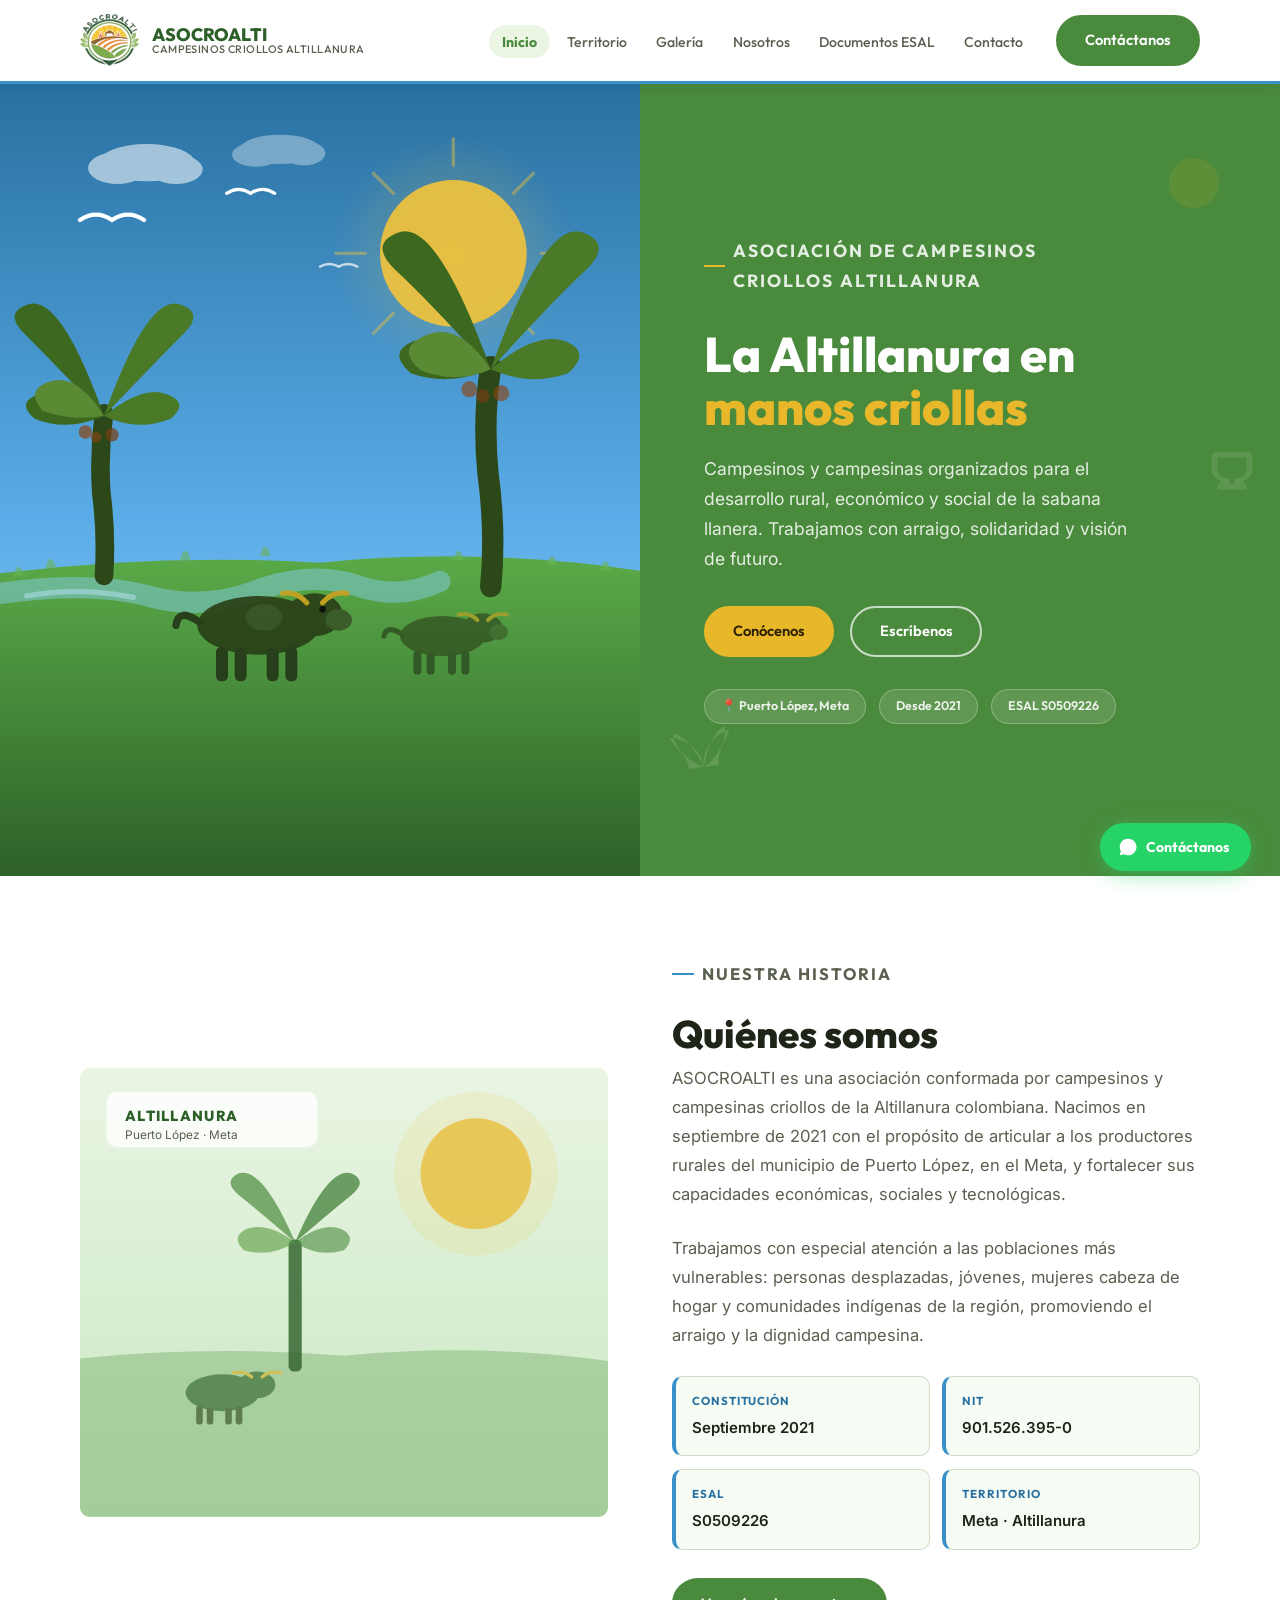
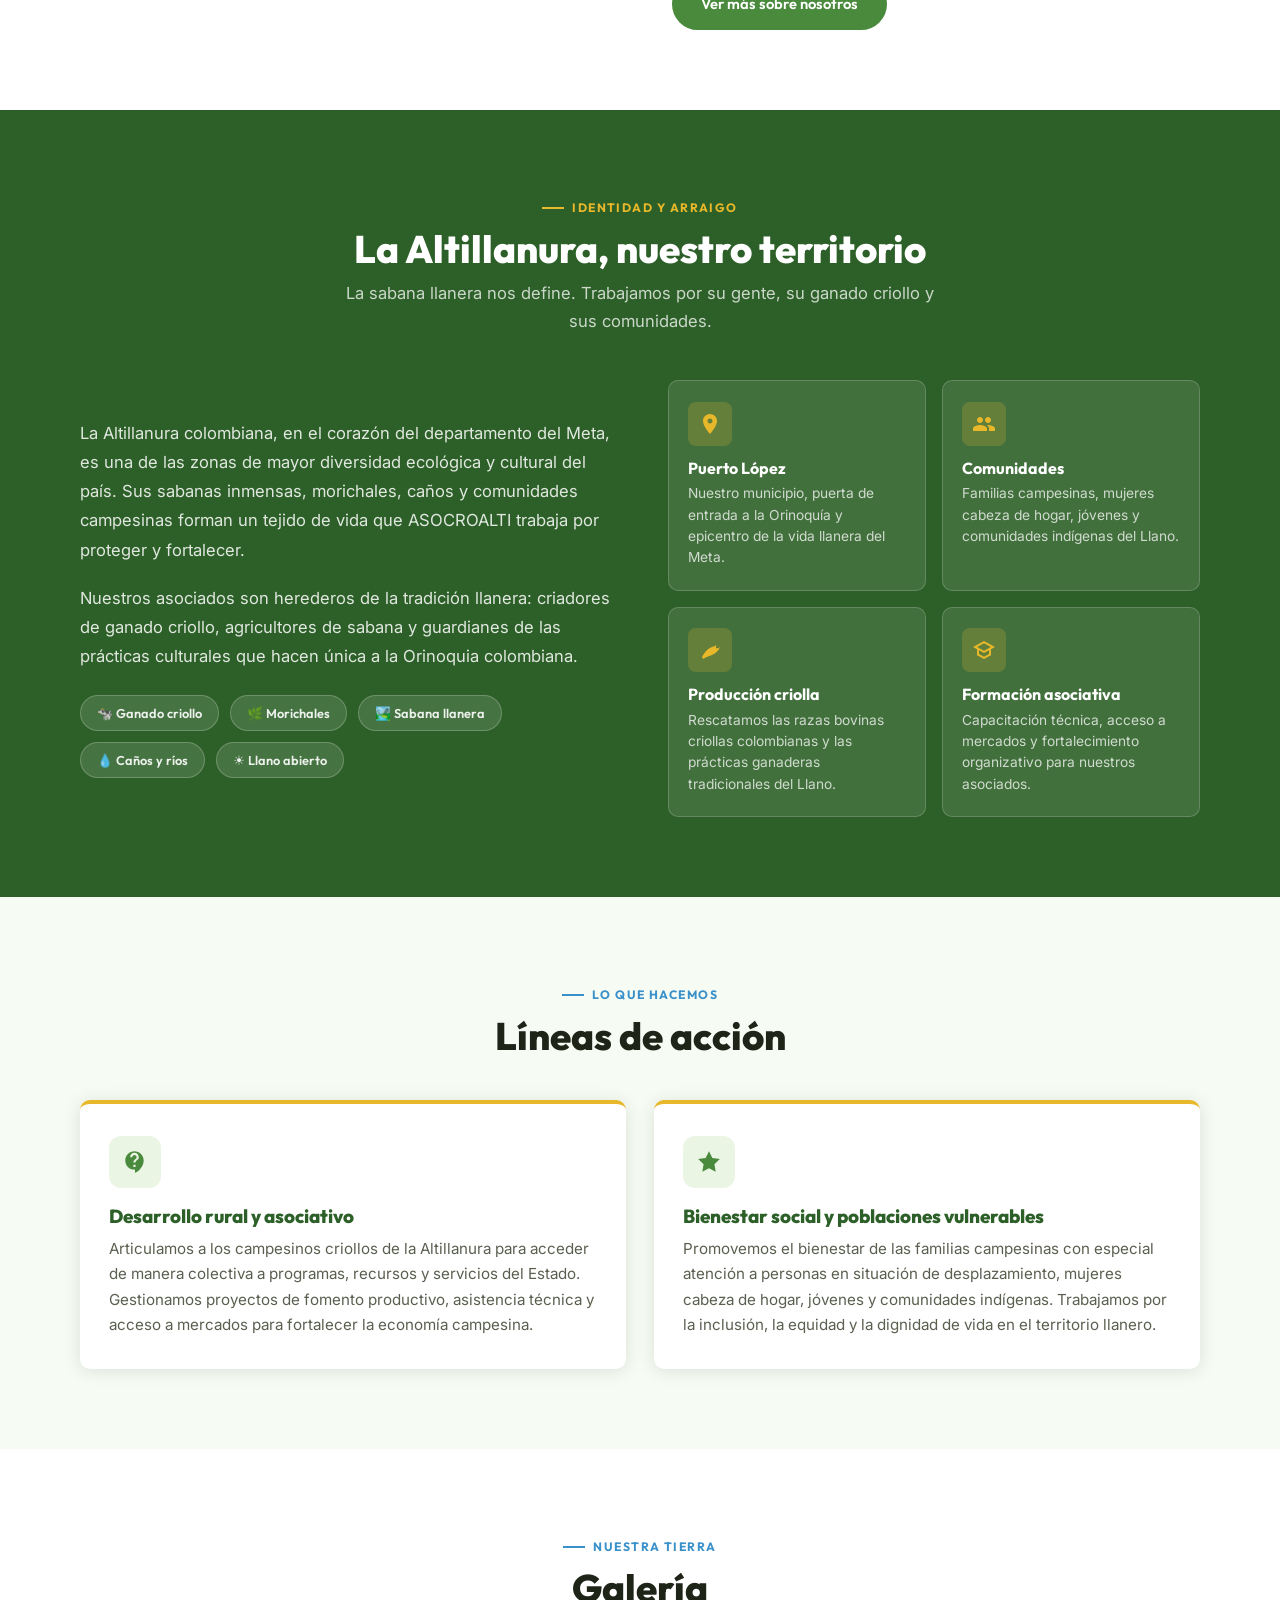
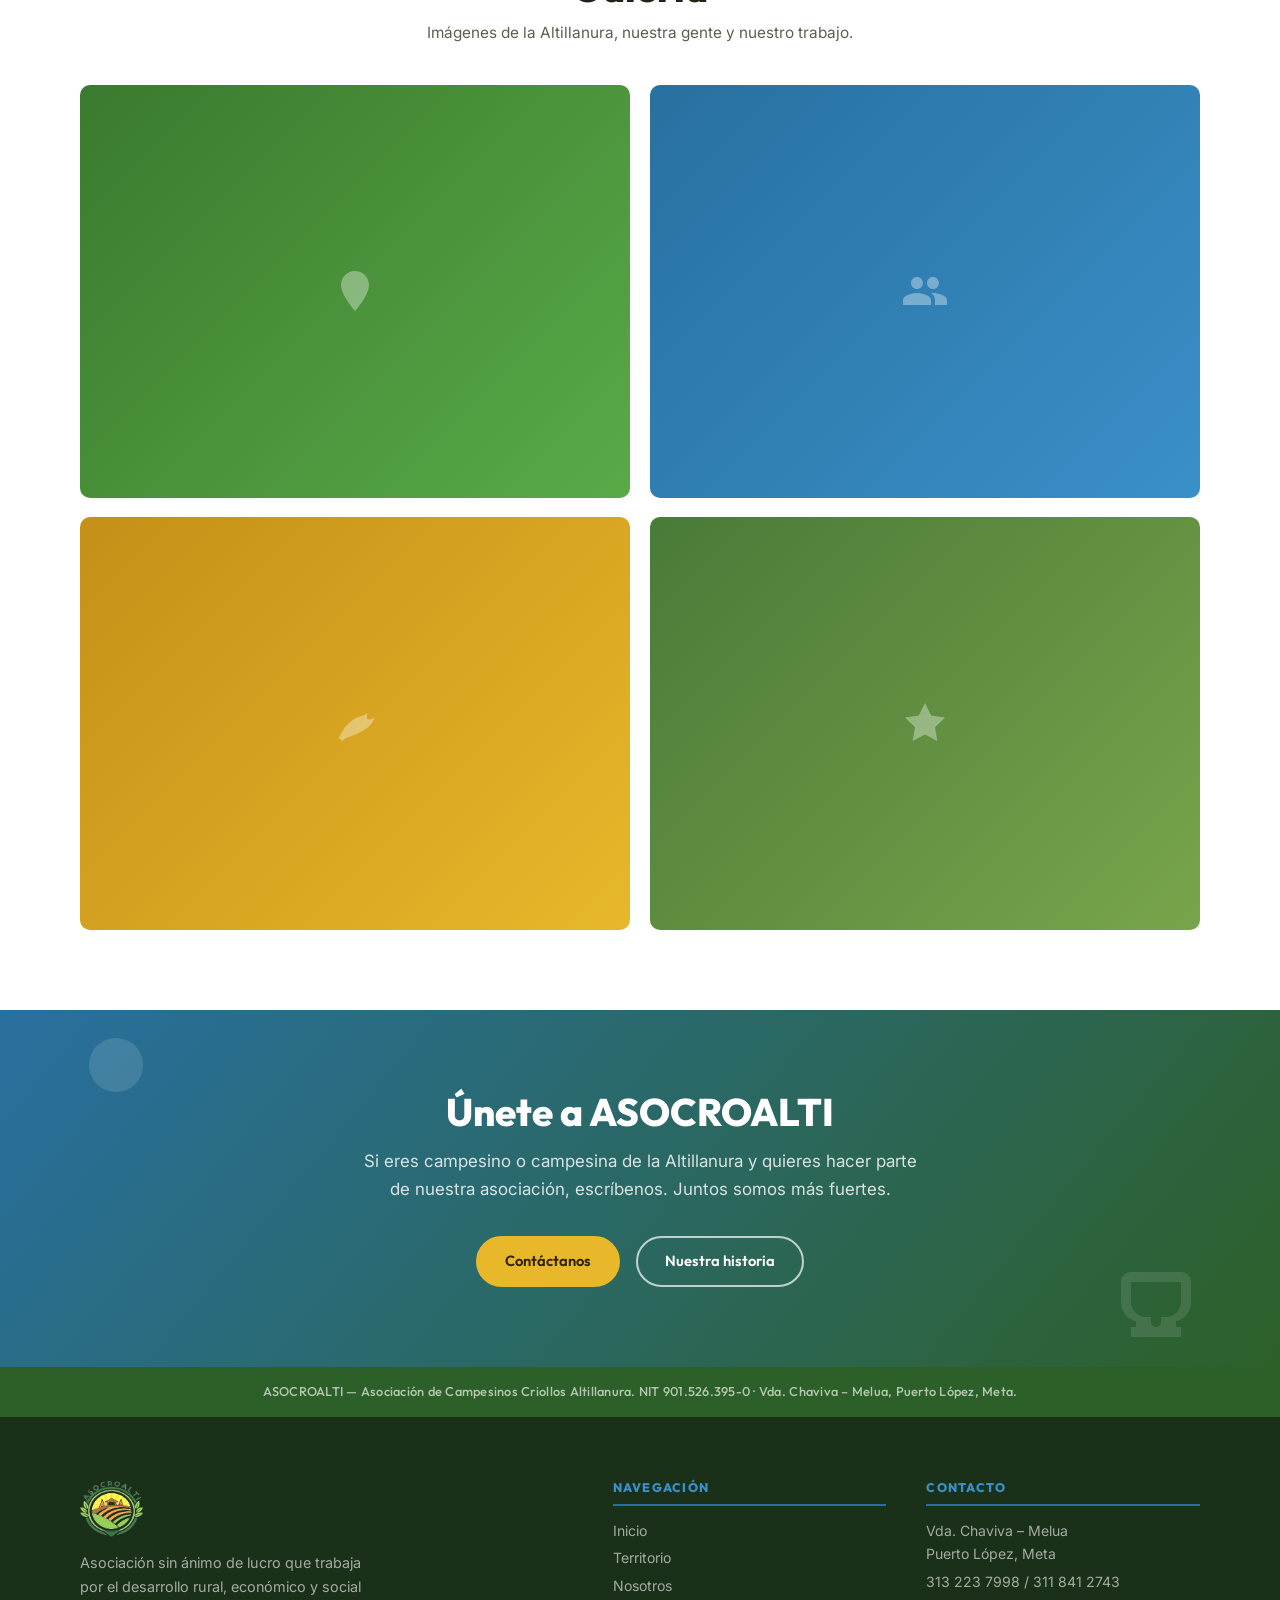
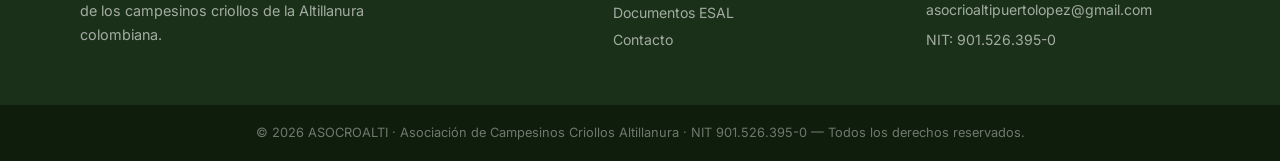
<file: index.html>
<!DOCTYPE html>
<html lang="es">
<head>
  <meta charset="UTF-8">
  <meta name="viewport" content="width=device-width, initial-scale=1">
  <title>ASOCROALTI — Campesinos Criollos de la Altillanura</title>
  <meta name="description" content="Asociación de Campesinos Criollos Altillanura — ASOCROALTI. Puerto López, Meta. NIT 901.526.395-0.">
  <link rel="preconnect" href="https://fonts.googleapis.com">
  <link rel="preconnect" href="https://fonts.gstatic.com" crossorigin>
  <link href="https://fonts.googleapis.com/css2?family=Outfit:wght@400;500;600;700;800&family=Inter:wght@400;500;600;700&display=swap" rel="stylesheet">
  <link rel="stylesheet" href="styles.css">
</head>
<body>

<header class="site-header">
  <div class="wrap topbar">
    <a class="logo" href="index.html" aria-label="ASOCROALTI inicio">
      <img src="assets/img/logo-asocroalti.png" alt="ASOCROALTI">
      <div class="logo-name">ASOCROALTI
        <span>Campesinos Criollos Altillanura</span>
      </div>
    </a>
    <ul class="nav" id="nav">
      <li class="active"><a href="index.html">Inicio</a></li>
      <li><a href="#territorio">Territorio</a></li>
      <li><a href="#galeria">Galería</a></li>
      <li><a href="nosotros.html">Nosotros</a></li>
      <li><a href="documentos.html">Documentos ESAL</a></li>
      <li><a href="contacto.html">Contacto</a></li>
    </ul>
    <div class="head-actions">
      <a class="btn btn-green" href="contacto.html">Contáctanos</a>
      <button class="burger" id="burger" aria-label="Abrir menú">
        <span></span><span></span><span></span>
      </button>
    </div>
  </div>
</header>

<!-- ═══════════════════════════════════════════
     HERO — Ilustración Altillanura IZQ + texto DER
     ═══════════════════════════════════════════ -->
<section class="hero" id="inicio">

  <!-- ILUSTRACIÓN SVG DE LA SABANA LLANERA -->
  <div class="hero-illustration" aria-hidden="true">
    <svg viewBox="0 0 480 600" xmlns="http://www.w3.org/2000/svg" preserveAspectRatio="xMidYMid slice">
      <defs>
        <linearGradient id="skyGrad" x1="0" y1="0" x2="0" y2="1">
          <stop offset="0%" stop-color="#2870a0"/>
          <stop offset="55%" stop-color="#5aace8"/>
          <stop offset="100%" stop-color="#a8d8f5"/>
        </linearGradient>
        <linearGradient id="groundGrad" x1="0" y1="0" x2="0" y2="1">
          <stop offset="0%" stop-color="#5aaa48"/>
          <stop offset="100%" stop-color="#2d6028"/>
        </linearGradient>
        <linearGradient id="sunGlow" cx="50%" cy="50%" r="50%" fx="50%" fy="50%">
          <stop offset="0%" stop-color="#f0c33c" stop-opacity=".35"/>
          <stop offset="100%" stop-color="#f0c33c" stop-opacity="0"/>
        </linearGradient>
        <radialGradient id="sunGlowRad" cx="50%" cy="50%" r="50%">
          <stop offset="0%" stop-color="#f0c33c" stop-opacity=".3"/>
          <stop offset="100%" stop-color="#f0c33c" stop-opacity="0"/>
        </radialGradient>
      </defs>

      <!-- Cielo -->
      <rect width="480" height="600" fill="url(#skyGrad)"/>

      <!-- Sol — aura difusa -->
      <circle cx="340" cy="130" r="90" fill="url(#sunGlowRad)"/>
      <!-- Sol cuerpo -->
      <circle cx="340" cy="130" r="55" fill="#f0c33c" opacity=".92"/>

      <!-- Rayos de sol -->
      <g stroke="#f0c33c" stroke-width="2.5" stroke-linecap="round" opacity=".42">
        <line x1="340" y1="64" x2="340" y2="44"/>
        <line x1="385" y1="85" x2="400" y2="70"/>
        <line x1="406" y1="130" x2="428" y2="130"/>
        <line x1="385" y1="175" x2="400" y2="190"/>
        <line x1="340" y1="196" x2="340" y2="216"/>
        <line x1="295" y1="175" x2="280" y2="190"/>
        <line x1="274" y1="130" x2="252" y2="130"/>
        <line x1="295" y1="85" x2="280" y2="70"/>
      </g>

      <!-- Garzas en vuelo — 3 bandadas -->
      <!-- Bandada 1 -->
      <path d="M60 105 Q72 97 84 105 Q96 97 108 105" fill="none" stroke="#fff" stroke-width="3.2" stroke-linecap="round"/>
      <!-- Bandada 2 (más pequeña, más lejos) -->
      <path d="M170 85 Q179 79 188 85 Q197 79 206 85" fill="none" stroke="#fff" stroke-width="2.4" stroke-linecap="round"/>
      <!-- Bandada 3 (muy pequeña) -->
      <path d="M240 140 Q247 136 254 140 Q261 136 268 140" fill="none" stroke="rgba(255,255,255,.7)" stroke-width="1.8" stroke-linecap="round"/>

      <!-- Nube 1 -->
      <g opacity=".55">
        <ellipse cx="110" cy="62" rx="36" ry="14" fill="#fff"/>
        <ellipse cx="88" cy="66" rx="22" ry="12" fill="#fff"/>
        <ellipse cx="132" cy="67" rx="20" ry="11" fill="#fff"/>
      </g>
      <!-- Nube 2 (más suave) -->
      <g opacity=".35">
        <ellipse cx="210" cy="52" rx="30" ry="11" fill="#fff"/>
        <ellipse cx="192" cy="56" rx="18" ry="9" fill="#fff"/>
        <ellipse cx="228" cy="55" rx="16" ry="9" fill="#fff"/>
      </g>

      <!-- Horizonte / sabana -->
      <path d="M0 370 Q120 355 240 362 Q360 350 480 368 L480 600 L0 600 Z" fill="url(#groundGrad)"/>

      <!-- Caño / río serpenteante -->
      <path d="M0 385 Q70 375 115 388 Q155 398 195 382 Q235 368 270 380 Q300 390 330 376" fill="none" stroke="#87ceeb" stroke-width="16" stroke-linecap="round" opacity=".48"/>

      <!-- Reflejos del caño -->
      <path d="M20 387 Q60 380 100 388" fill="none" stroke="#b8e4f8" stroke-width="4" stroke-linecap="round" opacity=".5"/>

      <!-- PALMA MORICHE 1 (izquierda, más baja) -->
      <g>
        <!-- Tronco curvado, típico de moriche -->
        <path d="M78 372 Q80 340 76 310 Q74 280 78 250" fill="none" stroke="#2d4818" stroke-width="14" stroke-linecap="round"/>
        <!-- Corona de palma -->
        <path d="M78 252 Q38 210 18 190 Q2 174 22 168 Q46 162 78 252 Z" fill="#3c6820"/>
        <path d="M78 252 Q118 210 138 190 Q154 174 134 168 Q110 162 78 252 Z" fill="#4a7a28"/>
        <path d="M78 252 Q48 228 28 236 Q12 242 26 254 Q50 264 78 252 Z" fill="#3c6820"/>
        <path d="M78 252 Q108 228 126 236 Q142 242 128 254 Q104 264 78 252 Z" fill="#4a7a28"/>
        <path d="M78 252 Q58 220 38 226 Q18 232 32 248 Q54 256 78 252 Z" fill="#5a8a34"/>
        <!-- frutos de moriche -->
        <circle cx="64" cy="264" r="5" fill="#8b4513" opacity=".7"/>
        <circle cx="72" cy="268" r="4" fill="#8b4513" opacity=".6"/>
        <circle cx="84" cy="266" r="5" fill="#7a3d10" opacity=".7"/>
      </g>

      <!-- PALMA MORICHE 2 (derecha, más alta) -->
      <g>
        <path d="M368 380 Q372 340 366 295 Q362 255 368 215" fill="none" stroke="#2d4818" stroke-width="16" stroke-linecap="round"/>
        <!-- Corona derecha -->
        <path d="M368 217 Q320 164 296 142 Q276 122 300 114 Q328 106 368 217 Z" fill="#3c6820"/>
        <path d="M368 217 Q416 164 440 142 Q460 122 436 114 Q408 106 368 217 Z" fill="#4a7a28"/>
        <path d="M368 217 Q334 188 310 196 Q290 204 308 220 Q336 230 368 217 Z" fill="#3c6820"/>
        <path d="M368 217 Q402 188 424 196 Q444 204 426 220 Q398 230 368 217 Z" fill="#4a7a28"/>
        <path d="M368 217 Q344 180 318 192 Q296 202 316 218 Q344 228 368 217 Z" fill="#5a8a34"/>
        <!-- frutos -->
        <circle cx="352" cy="232" r="6" fill="#8b4513" opacity=".65"/>
        <circle cx="362" cy="237" r="5" fill="#7a3d10" opacity=".6"/>
        <circle cx="376" cy="235" r="6" fill="#8b4513" opacity=".65"/>
      </g>

      <!-- GANADO CRIOLLO 1 (primer plano, más grande) -->
      <g transform="translate(148 385)" opacity=".92">
        <!-- Cuerpo -->
        <ellipse cx="46" cy="24" rx="46" ry="22" fill="#2a4018"/>
        <!-- Cabeza -->
        <ellipse cx="88" cy="16" rx="21" ry="16" fill="#2a4018"/>
        <!-- Hocico -->
        <ellipse cx="106" cy="20" rx="10" ry="8" fill="#3a5828"/>
        <!-- Ojo -->
        <circle cx="94" cy="12" r="2.5" fill="#0a0a0a"/>
        <!-- Cuernos llaneros (característicos del criollo) -->
        <path d="M82 7 Q74 -2 64 0" fill="none" stroke="#c8a020" stroke-width="4" stroke-linecap="round"/>
        <path d="M94 7 Q102 -2 112 0" fill="none" stroke="#c8a020" stroke-width="4" stroke-linecap="round"/>
        <!-- Patas -->
        <rect x="14" y="40" width="9" height="26" rx="4" fill="#243818"/>
        <rect x="28" y="41" width="9" height="25" rx="4" fill="#243818"/>
        <rect x="52" y="41" width="9" height="25" rx="4" fill="#243818"/>
        <rect x="66" y="40" width="9" height="26" rx="4" fill="#243818"/>
        <!-- Cola -->
        <path d="M2 22 Q-14 10 -16 24" fill="none" stroke="#243818" stroke-width="5.5" stroke-linecap="round"/>
        <!-- Mancha blanca (ganado criollo tiene manchas) -->
        <ellipse cx="50" cy="18" rx="14" ry="10" fill="#4a6838" opacity=".4"/>
      </g>

      <!-- GANADO CRIOLLO 2 (fondo, más pequeño, más a la derecha) -->
      <g transform="translate(300 400)" opacity=".62">
        <ellipse cx="32" cy="17" rx="32" ry="15" fill="#2a4018"/>
        <ellipse cx="62" cy="11" rx="15" ry="11" fill="#2a4018"/>
        <ellipse cx="74" cy="14" rx="7" ry="6" fill="#3a5828"/>
        <path d="M58 5 Q52 -1 44 1" fill="none" stroke="#c8a020" stroke-width="3" stroke-linecap="round"/>
        <path d="M66 5 Q72 -1 80 1" fill="none" stroke="#c8a020" stroke-width="3" stroke-linecap="round"/>
        <rect x="10" y="28" width="6" height="18" rx="3" fill="#243818"/>
        <rect x="20" y="29" width="6" height="17" rx="3" fill="#243818"/>
        <rect x="36" y="29" width="6" height="17" rx="3" fill="#243818"/>
        <rect x="46" y="28" width="6" height="18" rx="3" fill="#243818"/>
        <path d="M2 16 Q-10 8 -12 17" fill="none" stroke="#243818" stroke-width="4" stroke-linecap="round"/>
      </g>

      <!-- Pasto / pastos altos en horizonte -->
      <g fill="#6ab454" opacity=".6">
        <path d="M10 372 Q14 358 18 372"/>
        <path d="M34 366 Q38 352 42 366"/>
        <path d="M135 360 Q139 346 143 360"/>
        <path d="M195 357 Q199 343 203 357"/>
        <path d="M340 360 Q344 346 348 360"/>
        <path d="M410 364 Q414 350 418 364"/>
        <path d="M450 368 Q454 354 458 368"/>
      </g>
    </svg>
  </div>

  <!-- TEXTO HERO -->
  <div class="hero-text">
    <!-- Decoraciones: sol y palma de fondo -->
    <span class="deco-icon" aria-hidden="true" style="top:5%;right:4%;width:120px;height:120px;opacity:.12;transform:rotate(12deg);color:var(--gold)">
      <svg viewBox="0 0 24 24" width="120" height="120" fill="currentColor"><circle cx="12" cy="12" r="5"/><path d="M12 1v2M12 21v2M4.22 4.22l1.42 1.42M18.36 18.36l1.42 1.42M1 12h2M21 12h2M4.22 19.78l1.42-1.42M18.36 5.64l1.42-1.42"/></svg>
    </span>
    <span class="deco-icon" aria-hidden="true" style="bottom:8%;left:3%;width:90px;height:90px;opacity:.13;transform:rotate(-8deg);color:#fff">
      <!-- palma moriche simplificada -->
      <svg viewBox="0 0 24 24" width="90" height="90" fill="currentColor"><path d="M12 22V12M12 12C12 8 15 4 20 3c-1 3-4 5-4 9M12 12C12 8 9 4 4 3c1 3 4 5 4 9M12 12C8 10 5 6 5 2c3 1 5 4 7 10M12 12c4-2 7-6 7-10-3 1-5 4-7 10"/></svg>
    </span>
    <span class="deco-icon" aria-hidden="true" style="top:45%;right:2%;width:70px;height:70px;opacity:.10;color:#fff">
      <!-- cabeza de ganado simplificada -->
      <svg viewBox="0 0 24 24" width="70" height="70" fill="currentColor"><path d="M19 6c0-1.1-.9-2-2-2H7C5.9 4 5 4.9 5 6v4c0 1.86 1.28 3.41 3 3.86V15H7v2h10v-2h-1v-1.14C17.72 13.41 19 11.86 19 10V6zm-7 9c-.55 0-1-.45-1-1v-1h2v1c0 .55-.45 1-1 1zm5-5c0 1.65-1.35 3-3 3h-4c-1.65 0-3-1.35-3-3V6h10v4z"/></svg>
    </span>

    <div>
      <p class="hero-eyebrow">Asociación de Campesinos Criollos Altillanura</p>
      <h1>La Altillanura en <em>manos criollas</em></h1>
      <p>Campesinos y campesinas organizados para el desarrollo rural, económico y social de la sabana llanera. Trabajamos con arraigo, solidaridad y visión de futuro.</p>
      <div style="display:flex; gap:1rem; flex-wrap:wrap; margin-bottom:2rem">
        <a class="btn btn-gold" href="nosotros.html">Conócenos</a>
        <a class="btn btn-outline" href="contacto.html">Escríbenos</a>
      </div>
      <div class="hero-badges">
        <span class="hero-badge">📍 Puerto López, Meta</span>
        <span class="hero-badge">Desde 2021</span>
        <span class="hero-badge">ESAL S0509226</span>
      </div>
    </div>
  </div>

</section>

<!-- ═══════════════════════════════════════════
     QUIÉNES SOMOS
     ═══════════════════════════════════════════ -->
<section class="section" id="nosotros-index">
  <div class="wrap">
    <div class="about-split">
      <div class="about-visual">
        <!-- Composición visual de la identidad llanera -->
        <svg viewBox="0 0 400 340" xmlns="http://www.w3.org/2000/svg" style="width:100%;height:100%;min-height:280px">
          <defs>
            <linearGradient id="aboutBg" x1="0" y1="0" x2="0" y2="1">
              <stop offset="0%" stop-color="#eaf5e4"/>
              <stop offset="100%" stop-color="#c8e8c0"/>
            </linearGradient>
          </defs>
          <rect width="400" height="340" fill="url(#aboutBg)"/>
          <!-- Silueta llano + horizonte -->
          <path d="M0 220 Q100 210 200 218 Q300 208 400 222 L400 340 L0 340 Z" fill="#4a8a3c" opacity=".3"/>
          <!-- Sol dorado -->
          <circle cx="300" cy="80" r="42" fill="#e8b82a" opacity=".7"/>
          <circle cx="300" cy="80" r="62" fill="#e8b82a" opacity=".12"/>
          <!-- Palma estilizada -->
          <rect x="158" y="130" width="10" height="100" rx="4" fill="#2d6028" opacity=".8"/>
          <path d="M163 132 Q135 108 120 96 Q108 86 120 80 Q138 74 163 132Z" fill="#4a8a3c" opacity=".7"/>
          <path d="M163 132 Q191 108 206 96 Q218 86 206 80 Q188 74 163 132Z" fill="#3a7a30" opacity=".7"/>
          <path d="M163 132 Q142 116 126 122 Q114 128 124 138 Q144 144 163 132Z" fill="#5a9a40" opacity=".6"/>
          <path d="M163 132 Q184 116 198 122 Q210 128 200 138 Q180 144 163 132Z" fill="#4a8a3c" opacity=".6"/>
          <!-- Ganado pequeño decorativo -->
          <g transform="translate(80 230)" opacity=".6">
            <ellipse cx="28" cy="16" rx="28" ry="14" fill="#2d6028"/>
            <ellipse cx="54" cy="10" rx="14" ry="10" fill="#2d6028"/>
            <path d="M50 4 Q44 -1 36 1" fill="none" stroke="#e8b82a" stroke-width="2.5" stroke-linecap="round"/>
            <path d="M58 4 Q64 -1 72 1" fill="none" stroke="#e8b82a" stroke-width="2.5" stroke-linecap="round"/>
            <rect x="8" y="26" width="5" height="14" rx="2" fill="#2d4818"/>
            <rect x="16" y="27" width="5" height="13" rx="2" fill="#2d4818"/>
            <rect x="30" y="27" width="5" height="13" rx="2" fill="#2d4818"/>
            <rect x="38" y="26" width="5" height="14" rx="2" fill="#2d4818"/>
          </g>
          <!-- Etiqueta -->
          <rect x="20" y="18" width="160" height="42" rx="8" fill="white" opacity=".8"/>
          <text x="34" y="40" font-family="Outfit, sans-serif" font-size="11" font-weight="800" fill="#2d6028" letter-spacing="1">ALTILLANURA</text>
          <text x="34" y="54" font-family="Inter, sans-serif" font-size="9" fill="#5a6050">Puerto López · Meta</text>
        </svg>
      </div>
      <div class="about-text reveal">
        <p class="sec-label">Nuestra historia</p>
        <h2 class="sec-title">Quiénes somos</h2>
        <p>ASOCROALTI es una asociación conformada por campesinos y campesinas criollos de la Altillanura colombiana. Nacimos en septiembre de 2021 con el propósito de articular a los productores rurales del municipio de Puerto López, en el Meta, y fortalecer sus capacidades económicas, sociales y tecnológicas.</p>
        <p>Trabajamos con especial atención a las poblaciones más vulnerables: personas desplazadas, jóvenes, mujeres cabeza de hogar y comunidades indígenas de la región, promoviendo el arraigo y la dignidad campesina.</p>
        <div class="about-datos">
          <div class="about-dato">
            <strong>Constitución</strong>
            <span>Septiembre 2021</span>
          </div>
          <div class="about-dato">
            <strong>NIT</strong>
            <span>901.526.395-0</span>
          </div>
          <div class="about-dato">
            <strong>ESAL</strong>
            <span>S0509226</span>
          </div>
          <div class="about-dato">
            <strong>Territorio</strong>
            <span>Meta · Altillanura</span>
          </div>
        </div>
        <div style="margin-top:1.8rem">
          <a class="btn btn-green" href="nosotros.html">Ver más sobre nosotros</a>
        </div>
      </div>
    </div>
  </div>
</section>

<!-- ═══════════════════════════════════════════
     TERRITORIO — sección única de ASOCROALTI
     ═══════════════════════════════════════════ -->
<section class="section section-green" id="territorio">
  <div class="wrap">
    <div class="reveal" style="text-align:center; margin-bottom:2.8rem">
      <p class="sec-label" style="justify-content:center">Identidad y arraigo</p>
      <h2 class="sec-title" style="color:#fff">La Altillanura, nuestro territorio</h2>
      <p style="color:rgba(255,255,255,.75); max-width:600px; margin:0 auto; font-size:1.04rem; line-height:1.7">La sabana llanera nos define. Trabajamos por su gente, su ganado criollo y sus comunidades.</p>
    </div>
    <div class="territorio-wrap reveal">
      <div class="territorio-text">
        <p>La Altillanura colombiana, en el corazón del departamento del Meta, es una de las zonas de mayor diversidad ecológica y cultural del país. Sus sabanas inmensas, morichales, caños y comunidades campesinas forman un tejido de vida que ASOCROALTI trabaja por proteger y fortalecer.</p>
        <p>Nuestros asociados son herederos de la tradición llanera: criadores de ganado criollo, agricultores de sabana y guardianes de las prácticas culturales que hacen única a la Orinoquia colombiana.</p>
        <div class="territorio-tags">
          <span class="territorio-tag">🐄 Ganado criollo</span>
          <span class="territorio-tag">🌿 Morichales</span>
          <span class="territorio-tag">🏞️ Sabana llanera</span>
          <span class="territorio-tag">💧 Caños y ríos</span>
          <span class="territorio-tag">☀️ Llano abierto</span>
        </div>
      </div>
      <div class="territorio-cards">
        <div class="territorio-card">
          <div class="territorio-card-icon">
            <svg viewBox="0 0 24 24" width="24" height="24"><path d="M12 2C8.13 2 5 5.13 5 9c0 5.25 7 13 7 13s7-7.75 7-13c0-3.87-3.13-7-7-7zm0 9.5c-1.38 0-2.5-1.12-2.5-2.5s1.12-2.5 2.5-2.5 2.5 1.12 2.5 2.5-1.12 2.5-2.5 2.5z"/></svg>
          </div>
          <h4>Puerto López</h4>
          <p>Nuestro municipio, puerta de entrada a la Orinoquía y epicentro de la vida llanera del Meta.</p>
        </div>
        <div class="territorio-card">
          <div class="territorio-card-icon">
            <svg viewBox="0 0 24 24" width="24" height="24"><path d="M16 11c1.66 0 2.99-1.34 2.99-3S17.66 5 16 5c-1.66 0-3 1.34-3 3s1.34 3 3 3zm-8 0c1.66 0 2.99-1.34 2.99-3S9.66 5 8 5C6.34 5 5 6.34 5 8s1.34 3 3 3zm0 2c-2.33 0-7 1.17-7 3.5V19h14v-2.5c0-2.33-4.67-3.5-7-3.5zm8 0c-.29 0-.62.02-.97.05 1.16.84 1.97 1.97 1.97 3.45V19h6v-2.5c0-2.33-4.67-3.5-7-3.5z"/></svg>
          </div>
          <h4>Comunidades</h4>
          <p>Familias campesinas, mujeres cabeza de hogar, jóvenes y comunidades indígenas del Llano.</p>
        </div>
        <div class="territorio-card">
          <div class="territorio-card-icon">
            <svg viewBox="0 0 24 24" width="24" height="24"><path d="M17 8C8 10 5.9 16.17 3.82 19.32L5.71 21l1-1C10 18 19 17 22 9c-1.54 1.27-2.58 1.5-4 1C18 7 18.5 6.22 17 8z"/></svg>
          </div>
          <h4>Producción criolla</h4>
          <p>Rescatamos las razas bovinas criollas colombianas y las prácticas ganaderas tradicionales del Llano.</p>
        </div>
        <div class="territorio-card">
          <div class="territorio-card-icon">
            <svg viewBox="0 0 24 24" width="24" height="24"><path d="M12 3L1 9l4 2.18v6L12 21l7-3.82v-6L23 9 12 3zm6.82 6L12 12.72 5.18 9 12 5.28 18.82 9zM17 15.99l-5 2.73-5-2.73v-3.72L12 15l5-2.73v3.72z"/></svg>
          </div>
          <h4>Formación asociativa</h4>
          <p>Capacitación técnica, acceso a mercados y fortalecimiento organizativo para nuestros asociados.</p>
        </div>
      </div>
    </div>
  </div>
</section>

<!-- ═══════════════════════════════════════════
     LÍNEAS DE ACCIÓN
     ═══════════════════════════════════════════ -->
<section class="section section-cream" id="lineas">
  <div class="wrap">
    <div class="reveal" style="text-align:center; margin-bottom:.5rem">
      <p class="sec-label" style="justify-content:center">Lo que hacemos</p>
      <h2 class="sec-title">Líneas de acción</h2>
    </div>
    <div class="lineas-grid reveal">

      <div class="linea-card">
        <div class="linea-card-icon">
          <svg viewBox="0 0 24 24" width="26" height="26"><path d="M11.5 2C6.81 2 3 5.81 3 10.5S6.81 19 11.5 19h.5v3c4.86-2.34 8-7 8-11.5C20 5.81 16.19 2 11.5 2zm1 14.5h-2v-2h2v2zm0-4h-2c0-3.25 3-3 3-5 0-1.1-.9-2-2-2s-2 .9-2 2h-2c0-2.21 1.79-4 4-4s4 1.79 4 4c0 2.5-3 2.75-3 5z"/></svg>
        </div>
        <h3>Desarrollo rural y asociativo</h3>
        <p>Articulamos a los campesinos criollos de la Altillanura para acceder de manera colectiva a programas, recursos y servicios del Estado. Gestionamos proyectos de fomento productivo, asistencia técnica y acceso a mercados para fortalecer la economía campesina.</p>
      </div>

      <div class="linea-card">
        <div class="linea-card-icon">
          <svg viewBox="0 0 24 24" width="26" height="26"><path d="M12 2L15.09 8.26L22 9.27L17 14.14L18.18 21.02L12 17.77L5.82 21.02L7 14.14L2 9.27L8.91 8.26L12 2z"/></svg>
        </div>
        <h3>Bienestar social y poblaciones vulnerables</h3>
        <p>Promovemos el bienestar de las familias campesinas con especial atención a personas en situación de desplazamiento, mujeres cabeza de hogar, jóvenes y comunidades indígenas. Trabajamos por la inclusión, la equidad y la dignidad de vida en el territorio llanero.</p>
      </div>

    </div>
  </div>
</section>

<!-- ═══════════════════════════════════════════
     GALERÍA
     ═══════════════════════════════════════════ -->
<section class="section" id="galeria">
  <div class="wrap">
    <div class="reveal" style="text-align:center; margin-bottom:.5rem">
      <p class="sec-label" style="justify-content:center">Nuestra tierra</p>
      <h2 class="sec-title">Galería</h2>
      <p style="color:var(--gray); max-width:500px; margin:0 auto; margin-top:.5rem; font-size:.96rem">Imágenes de la Altillanura, nuestra gente y nuestro trabajo.</p>
    </div>
    <div class="gallery-grid reveal">
      <div class="gal-item gal-1">
        <div class="gal-placeholder">
          <svg viewBox="0 0 24 24" width="48" height="48"><path d="M12 2C8.13 2 5 5.13 5 9c0 5.25 7 13 7 13s7-7.75 7-13c0-3.87-3.13-7-7-7z"/></svg>
        </div>
        <div class="gal-overlay"><span>Territorio llanero</span></div>
        <!--
          Reemplazar por <img src="assets/img/galeria-1.jpg" alt="Territorio llanero" loading="lazy">
        -->
      </div>
      <div class="gal-item gal-2">
        <div class="gal-placeholder">
          <svg viewBox="0 0 24 24" width="48" height="48"><path d="M16 11c1.66 0 2.99-1.34 2.99-3S17.66 5 16 5c-1.66 0-3 1.34-3 3s1.34 3 3 3zm-8 0c1.66 0 2.99-1.34 2.99-3S9.66 5 8 5C6.34 5 5 6.34 5 8s1.34 3 3 3zm0 2c-2.33 0-7 1.17-7 3.5V19h14v-2.5c0-2.33-4.67-3.5-7-3.5zm8 0c-.29 0-.62.02-.97.05 1.16.84 1.97 1.97 1.97 3.45V19h6v-2.5c0-2.33-4.67-3.5-7-3.5z"/></svg>
        </div>
        <div class="gal-overlay"><span>Familias asociadas</span></div>
        <!--
          Reemplazar por <img src="assets/img/galeria-2.jpg" alt="Familias asociadas" loading="lazy">
        -->
      </div>
      <div class="gal-item gal-3">
        <div class="gal-placeholder">
          <svg viewBox="0 0 24 24" width="48" height="48"><path d="M17 8C8 10 5.9 16.17 3.82 19.32L5.71 21l1-1C10 18 19 17 22 9c-1.54 1.27-2.58 1.5-4 1C18 7 18.5 6.22 17 8z"/></svg>
        </div>
        <div class="gal-overlay"><span>Ganado criollo</span></div>
        <!--
          Reemplazar por <img src="assets/img/galeria-3.jpg" alt="Ganado criollo" loading="lazy">
        -->
      </div>
      <div class="gal-item gal-4">
        <div class="gal-placeholder">
          <svg viewBox="0 0 24 24" width="48" height="48"><path d="M12 2L15.09 8.26L22 9.27L17 14.14L18.18 21.02L12 17.77L5.82 21.02L7 14.14L2 9.27L8.91 8.26L12 2z"/></svg>
        </div>
        <div class="gal-overlay"><span>Actividades asociativas</span></div>
        <!--
          Reemplazar por <img src="assets/img/galeria-4.jpg" alt="Actividades asociativas" loading="lazy">
        -->
      </div>
    </div>
  </div>
</section>

<!-- ═══════════════════════════════════════════
     CTA
     ═══════════════════════════════════════════ -->
<section class="cta-band">
  <!-- Decoraciones CTA: sol + ganado en fondo -->
  <span class="deco-icon" aria-hidden="true" style="top:-10px;left:4%;width:130px;height:130px;opacity:.12;color:#fff">
    <svg viewBox="0 0 24 24" width="130" height="130" fill="currentColor"><circle cx="12" cy="12" r="5"/><path d="M12 1v2M12 21v2M4.22 4.22l1.42 1.42M18.36 18.36l1.42 1.42M1 12h2M21 12h2M4.22 19.78l1.42-1.42M18.36 5.64l1.42-1.42"/></svg>
  </span>
  <span class="deco-icon" aria-hidden="true" style="bottom:-5px;right:5%;width:120px;height:120px;opacity:.11;transform:scaleX(-1);color:#fff">
    <svg viewBox="0 0 24 24" width="120" height="120" fill="currentColor"><path d="M19 6c0-1.1-.9-2-2-2H7C5.9 4 5 4.9 5 6v4c0 1.86 1.28 3.41 3 3.86V15H7v2h10v-2h-1v-1.14C17.72 13.41 19 11.86 19 10V6zm-7 9c-.55 0-1-.45-1-1v-1h2v1c0 .55-.45 1-1 1zm5-5c0 1.65-1.35 3-3 3h-4c-1.65 0-3-1.35-3-3V6h10v4z"/></svg>
  </span>
  <div class="wrap" style="position:relative;z-index:1">
    <div class="reveal">
      <h2>Únete a ASOCROALTI</h2>
      <p>Si eres campesino o campesina de la Altillanura y quieres hacer parte de nuestra asociación, escríbenos. Juntos somos más fuertes.</p>
      <div class="cta-actions">
        <a class="btn btn-gold" href="contacto.html">Contáctanos</a>
        <a class="btn btn-outline" href="nosotros.html">Nuestra historia</a>
      </div>
    </div>
  </div>
</section>

<div class="objeto-strip">
  <div class="wrap">
    <p>ASOCROALTI — Asociación de Campesinos Criollos Altillanura. NIT 901.526.395-0 · Vda. Chaviva – Melua, Puerto López, Meta.</p>
  </div>
</div>

<footer class="site-footer">
  <div class="foot-top">
    <div class="wrap">
      <div class="foot-grid">
        <div class="foot-brand">
          <img src="assets/img/logo-asocroalti.png" alt="ASOCROALTI">
          <p>Asociación sin ánimo de lucro que trabaja por el desarrollo rural, económico y social de los campesinos criollos de la Altillanura colombiana.</p>
        </div>
        <div class="foot-col">
          <h4>Navegación</h4>
          <a href="index.html">Inicio</a>
          <a href="#territorio">Territorio</a>
          <a href="nosotros.html">Nosotros</a>
          <a href="documentos.html">Documentos ESAL</a>
          <a href="contacto.html">Contacto</a>
        </div>
        <div class="foot-col">
          <h4>Contacto</h4>
          <p>Vda. Chaviva – Melua<br>Puerto López, Meta</p>
          <p style="margin-top:.4rem"><a href="tel:+573132237998" style="display:inline">313 223 7998</a> / <a href="tel:+573118412743" style="display:inline">311 841 2743</a></p>
          <a href="mailto:asocrioaltipuertolopez@gmail.com" style="margin-top:.3rem">asocrioaltipuertolopez@gmail.com</a>
          <p style="margin-top:.5rem">NIT: 901.526.395-0</p>
        </div>
      </div>
    </div>
  </div>
  <div class="foot-bottom">
    <div class="wrap">
      © <span id="year"></span> ASOCROALTI · Asociación de Campesinos Criollos Altillanura · NIT 901.526.395-0 — Todos los derechos reservados.
    </div>
  </div>
</footer>

<a class="float-wa" href="https://api.whatsapp.com/send?phone=573132237998&text=Hola%20ASOCROALTI" target="_blank" rel="noopener">
  <svg viewBox="0 0 24 24"><path d="M12 2a10 10 0 0 0-8.6 15l-1.3 4.9 5-1.3A10 10 0 1 0 12 2z"/></svg>
  Contáctanos
</a>

<script src="main.js"></script>
</body>
</html>
</file>
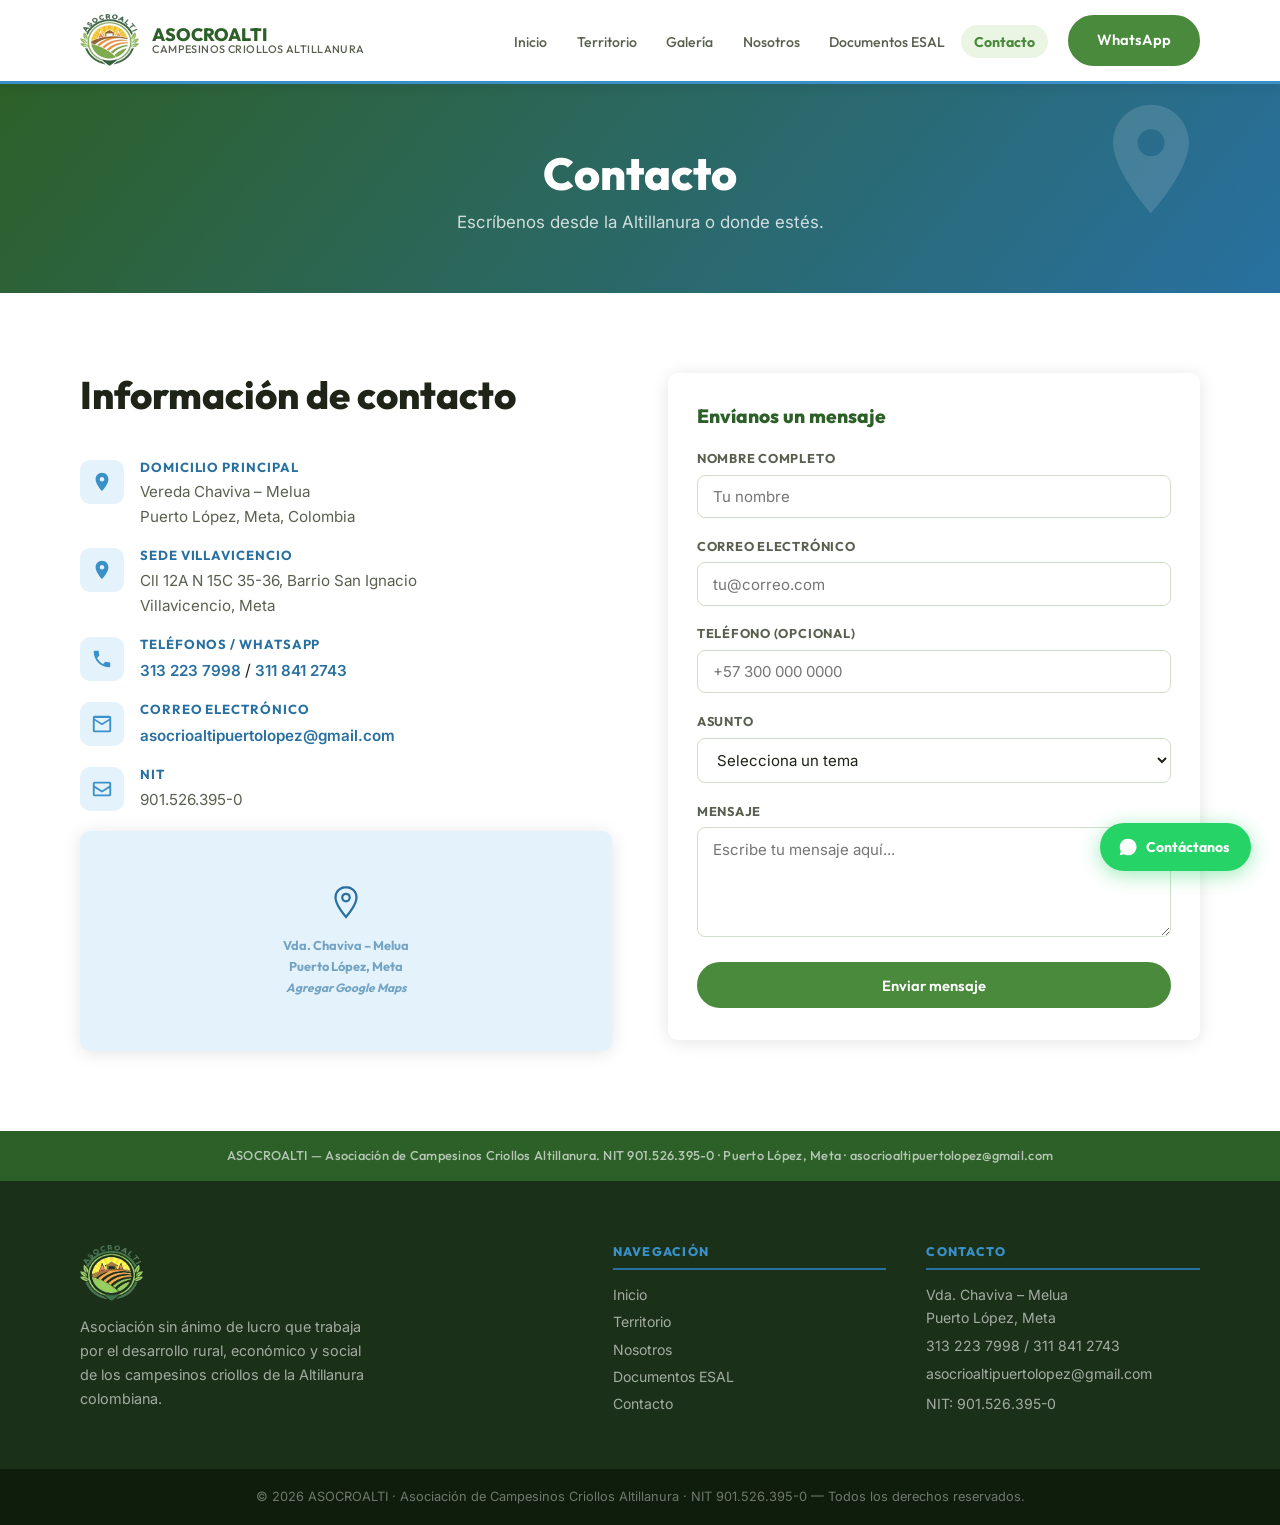
<file: contacto.html>
<!DOCTYPE html>
<html lang="es">
<head>
  <meta charset="UTF-8">
  <meta name="viewport" content="width=device-width, initial-scale=1">
  <title>Contacto - ASOCROALTI</title>
  <meta name="description" content="Comunícate con ASOCROALTI. Vda. Chaviva – Melua, Puerto López, Meta. Tel: 313 223 7998.">
  <link rel="preconnect" href="https://fonts.googleapis.com">
  <link rel="preconnect" href="https://fonts.gstatic.com" crossorigin>
  <link href="https://fonts.googleapis.com/css2?family=Outfit:wght@400;500;600;700;800&family=Inter:wght@400;500;600;700&display=swap" rel="stylesheet">
  <link rel="stylesheet" href="styles.css">
</head>
<body>

<header class="site-header">
  <div class="wrap topbar">
    <a class="logo" href="index.html" aria-label="ASOCROALTI inicio">
      <img src="assets/img/logo-asocroalti.png" alt="ASOCROALTI">
      <div class="logo-name">ASOCROALTI
        <span>Campesinos Criollos Altillanura</span>
      </div>
    </a>
    <ul class="nav" id="nav">
      <li><a href="index.html">Inicio</a></li>
      <li><a href="index.html#territorio">Territorio</a></li>
      <li><a href="index.html#galeria">Galería</a></li>
      <li><a href="nosotros.html">Nosotros</a></li>
      <li><a href="documentos.html">Documentos ESAL</a></li>
      <li class="active"><a href="contacto.html">Contacto</a></li>
    </ul>
    <div class="head-actions">
      <a class="btn btn-green" href="https://api.whatsapp.com/send?phone=573132237998" target="_blank" rel="noopener">WhatsApp</a>
      <button class="burger" id="burger" aria-label="Abrir menú">
        <span></span><span></span><span></span>
      </button>
    </div>
  </div>
</header>

<div class="page-head">
  <span class="deco-icon" aria-hidden="true" style="top:5%;right:5%;width:130px;height:130px;opacity:.13;color:#fff">
    <svg viewBox="0 0 24 24" width="130" height="130" fill="currentColor"><path d="M12 2C8.13 2 5 5.13 5 9c0 5.25 7 13 7 13s7-7.75 7-13c0-3.87-3.13-7-7-7zm0 9.5c-1.38 0-2.5-1.12-2.5-2.5s1.12-2.5 2.5-2.5 2.5 1.12 2.5 2.5-1.12 2.5-2.5 2.5z"/></svg>
  </span>
  <div class="wrap">
    <h1>Contacto</h1>
    <p>Escríbenos desde la Altillanura o donde estés.</p>
  </div>
</div>

<section class="section">
  <div class="wrap">
    <div class="contact-grid reveal">

      <div class="contact-info">
        <h2 class="sec-title" style="margin-bottom:1.4rem">Información de contacto</h2>

        <div class="contact-item">
          <div class="contact-icon">
            <svg viewBox="0 0 24 24" width="22" height="22"><path d="M12 2C8.13 2 5 5.13 5 9c0 5.25 7 13 7 13s7-7.75 7-13c0-3.87-3.13-7-7-7zm0 9.5c-1.38 0-2.5-1.12-2.5-2.5s1.12-2.5 2.5-2.5 2.5 1.12 2.5 2.5-1.12 2.5-2.5 2.5z"/></svg>
          </div>
          <div>
            <h4>Domicilio principal</h4>
            <p>Vereda Chaviva – Melua<br>Puerto López, Meta, Colombia</p>
          </div>
        </div>

        <div class="contact-item">
          <div class="contact-icon">
            <svg viewBox="0 0 24 24" width="22" height="22"><path d="M12 2C8.13 2 5 5.13 5 9c0 5.25 7 13 7 13s7-7.75 7-13c0-3.87-3.13-7-7-7zm0 9.5c-1.38 0-2.5-1.12-2.5-2.5s1.12-2.5 2.5-2.5 2.5 1.12 2.5 2.5-1.12 2.5-2.5 2.5z"/></svg>
          </div>
          <div>
            <h4>Sede Villavicencio</h4>
            <p>Cll 12A N 15C 35-36, Barrio San Ignacio<br>Villavicencio, Meta</p>
          </div>
        </div>

        <div class="contact-item">
          <div class="contact-icon">
            <svg viewBox="0 0 24 24" width="22" height="22"><path d="M6.62 10.79c1.44 2.83 3.76 5.14 6.59 6.59l2.2-2.2c.27-.27.67-.36 1.02-.24 1.12.37 2.33.57 3.57.57.55 0 1 .45 1 1V20c0 .55-.45 1-1 1-9.39 0-17-7.61-17-17 0-.55.45-1 1-1h3.5c.55 0 1 .45 1 1 0 1.25.2 2.45.57 3.57.11.35.03.74-.25 1.02l-2.2 2.2z"/></svg>
          </div>
          <div>
            <h4>Teléfonos / WhatsApp</h4>
            <a href="https://api.whatsapp.com/send?phone=573132237998">313 223 7998</a> / <a href="https://api.whatsapp.com/send?phone=573118412743">311 841 2743</a>
          </div>
        </div>

        <div class="contact-item">
          <div class="contact-icon">
            <svg viewBox="0 0 24 24" width="22" height="22"><path d="M2 5a2 2 0 0 1 2-2h16a2 2 0 0 1 2 2v14a2 2 0 0 1-2 2H4a2 2 0 0 1-2-2V5zm2 .5v.7l8 5 8-5v-.7H4zm16 2.8-7.5 4.7a1 1 0 0 1-1 0L4 8.3V19h16V8.3z"/></svg>
          </div>
          <div>
            <h4>Correo electrónico</h4>
            <a href="mailto:asocrioaltipuertolopez@gmail.com">asocrioaltipuertolopez@gmail.com</a>
          </div>
        </div>

        <div class="contact-item">
          <div class="contact-icon">
            <svg viewBox="0 0 24 24" width="22" height="22"><path d="M20 4H4c-1.1 0-2 .9-2 2v12c0 1.1.9 2 2 2h16c1.1 0 2-.9 2-2V6c0-1.1-.9-2-2-2zM4 6h16v2.5l-8 5-8-5V6zm0 12V11l7.44 4.65c.17.11.37.17.56.17s.39-.06.56-.17L20 11v7H4z"/></svg>
          </div>
          <div>
            <h4>NIT</h4>
            <p>901.526.395-0</p>
          </div>
        </div>

        <div style="border-radius:var(--radius); overflow:hidden; box-shadow:var(--shadow); height:220px; background:var(--sky-light); display:flex; align-items:center; justify-content:center; color:var(--sky-dark);">
          <!-- Reemplazar con iframe de Google Maps:
               <iframe src="https://www.google.com/maps/embed?pb=..." width="100%" height="220" style="border:0" loading="lazy"></iframe>
          -->
          <div style="text-align:center; padding:1rem;">
            <svg viewBox="0 0 24 24" width="36" height="36" fill="none" stroke="currentColor" stroke-width="1.5"><path d="M12 2C8.13 2 5 5.13 5 9c0 5.25 7 13 7 13s7-7.75 7-13c0-3.87-3.13-7-7-7z"/><circle cx="12" cy="9" r="2.5"/></svg>
            <p style="font-family:var(--head); font-size:.8rem; font-weight:700; opacity:.6; margin-top:.5rem">Vda. Chaviva – Melua<br>Puerto López, Meta<br><em style="font-style:italic;font-size:.75rem">Agregar Google Maps</em></p>
          </div>
        </div>
      </div>

      <div class="contact-form">
        <h3>Envíanos un mensaje</h3>
        <form action="mailto:asocrioaltipuertolopez@gmail.com" method="post" enctype="text/plain">
          <div class="form-group">
            <label for="nombre">Nombre completo</label>
            <input type="text" id="nombre" name="nombre" placeholder="Tu nombre" required>
          </div>
          <div class="form-group">
            <label for="email">Correo electrónico</label>
            <input type="email" id="email" name="email" placeholder="tu@correo.com" required>
          </div>
          <div class="form-group">
            <label for="telefono">Teléfono (opcional)</label>
            <input type="tel" id="telefono" name="telefono" placeholder="+57 300 000 0000">
          </div>
          <div class="form-group">
            <label for="asunto">Asunto</label>
            <select id="asunto" name="asunto">
              <option value="">Selecciona un tema</option>
              <option>Información sobre la asociación</option>
              <option>Vinculación como asociado</option>
              <option>Proyectos y alianzas</option>
              <option>Ganado criollo y producción</option>
              <option>Otro</option>
            </select>
          </div>
          <div class="form-group">
            <label for="mensaje">Mensaje</label>
            <textarea id="mensaje" name="mensaje" placeholder="Escribe tu mensaje aquí..." required></textarea>
          </div>
          <button type="submit" class="btn btn-green" style="width:100%; justify-content:center;">Enviar mensaje</button>
        </form>
      </div>

    </div>
  </div>
</section>

<div class="objeto-strip">
  <div class="wrap">
    <p>ASOCROALTI — Asociación de Campesinos Criollos Altillanura. NIT 901.526.395-0 · Puerto López, Meta · asocrioaltipuertolopez@gmail.com</p>
  </div>
</div>

<footer class="site-footer">
  <div class="foot-top">
    <div class="wrap">
      <div class="foot-grid">
        <div class="foot-brand">
          <img src="assets/img/logo-asocroalti.png" alt="ASOCROALTI">
          <p>Asociación sin ánimo de lucro que trabaja por el desarrollo rural, económico y social de los campesinos criollos de la Altillanura colombiana.</p>
        </div>
        <div class="foot-col">
          <h4>Navegación</h4>
          <a href="index.html">Inicio</a>
          <a href="index.html#territorio">Territorio</a>
          <a href="nosotros.html">Nosotros</a>
          <a href="documentos.html">Documentos ESAL</a>
          <a href="contacto.html">Contacto</a>
        </div>
        <div class="foot-col">
          <h4>Contacto</h4>
          <p>Vda. Chaviva – Melua<br>Puerto López, Meta</p>
          <p style="margin-top:.4rem"><a href="tel:+573132237998" style="display:inline">313 223 7998</a> / <a href="tel:+573118412743" style="display:inline">311 841 2743</a></p>
          <a href="mailto:asocrioaltipuertolopez@gmail.com" style="margin-top:.3rem">asocrioaltipuertolopez@gmail.com</a>
          <p style="margin-top:.5rem">NIT: 901.526.395-0</p>
        </div>
      </div>
    </div>
  </div>
  <div class="foot-bottom">
    <div class="wrap">
      © <span id="year"></span> ASOCROALTI · Asociación de Campesinos Criollos Altillanura · NIT 901.526.395-0 — Todos los derechos reservados.
    </div>
  </div>
</footer>

<a class="float-wa" href="https://api.whatsapp.com/send?phone=573132237998&text=Hola%20ASOCROALTI" target="_blank" rel="noopener">
  <svg viewBox="0 0 24 24"><path d="M12 2a10 10 0 0 0-8.6 15l-1.3 4.9 5-1.3A10 10 0 1 0 12 2z"/></svg>
  Contáctanos
</a>

<script src="main.js"></script>
</body>
</html>
</file>
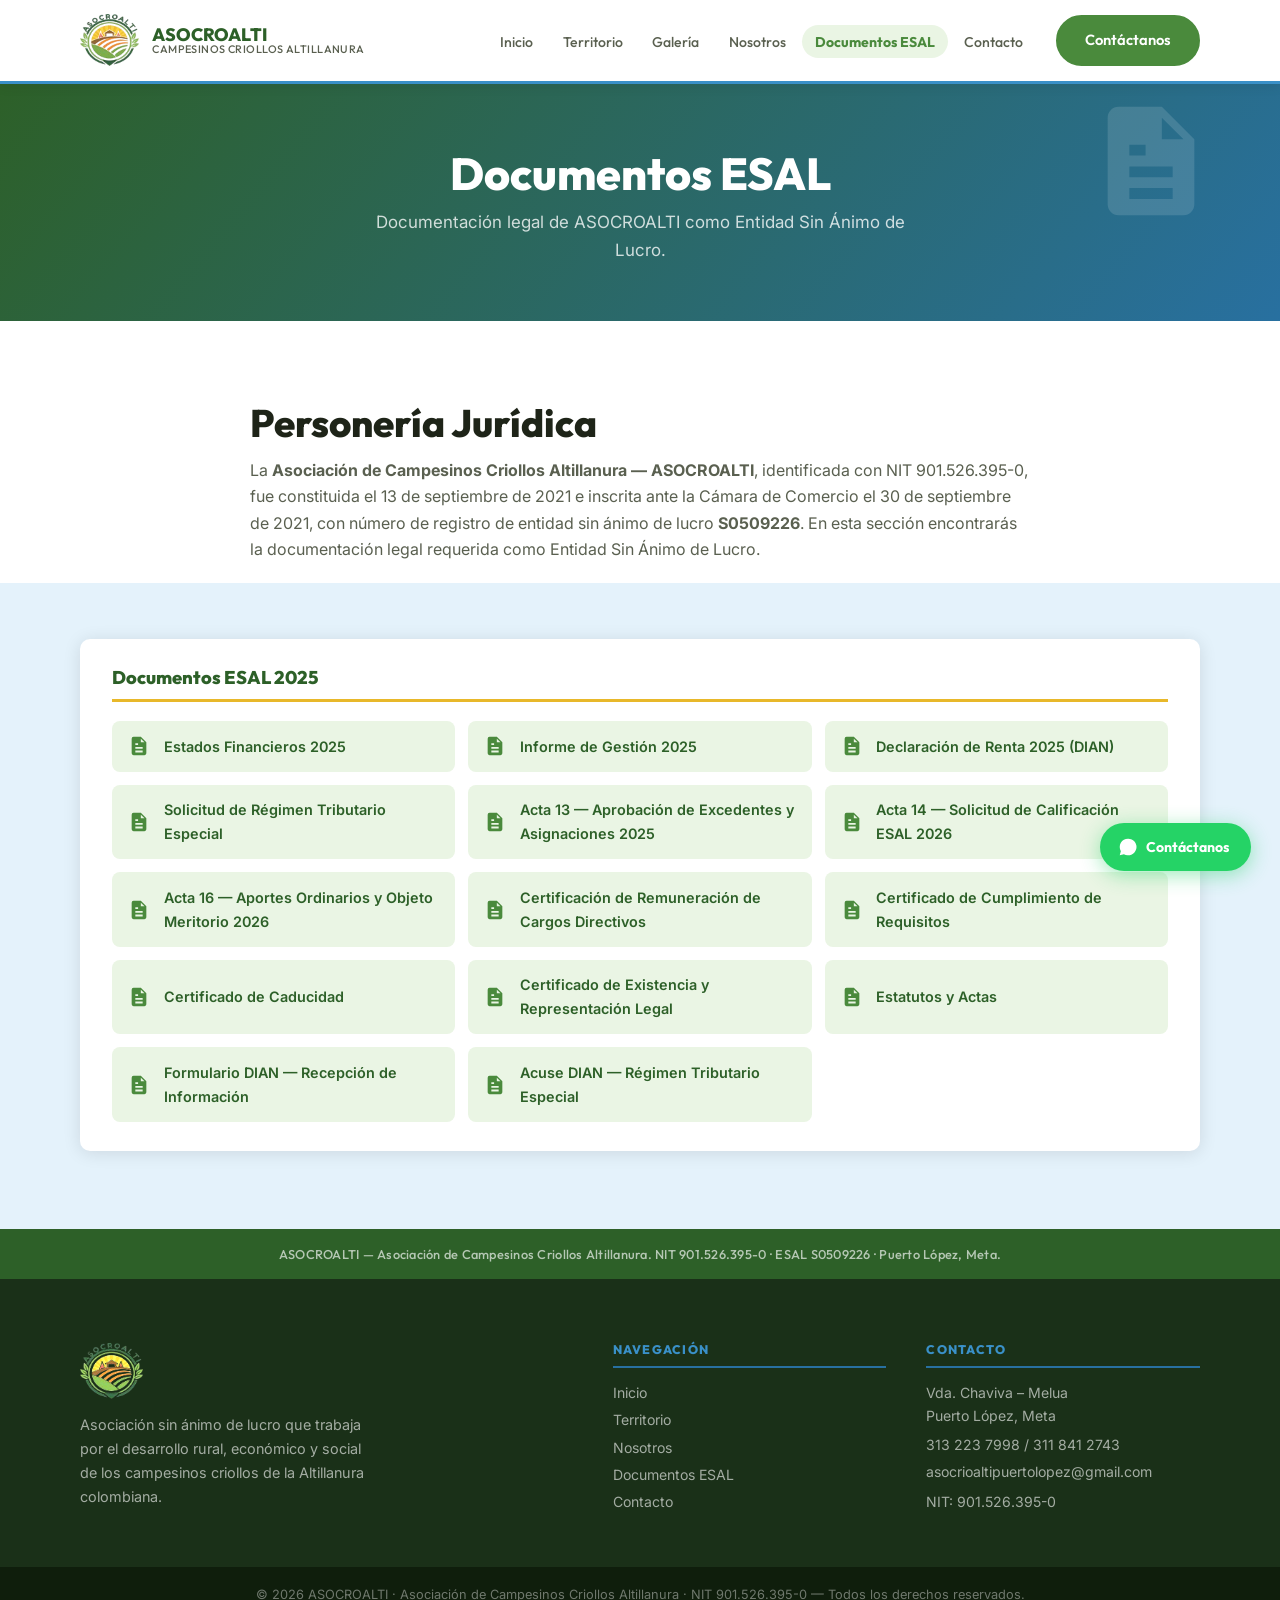
<file: documentos.html>
<!DOCTYPE html>
<html lang="es">
<head>
  <meta charset="UTF-8">
  <meta name="viewport" content="width=device-width, initial-scale=1">
  <title>Documentos ESAL - ASOCROALTI</title>
  <meta name="description" content="Documentos legales y ESAL de ASOCROALTI — Asociación de Campesinos Criollos Altillanura. NIT 901.526.395-0.">
  <link rel="preconnect" href="https://fonts.googleapis.com">
  <link rel="preconnect" href="https://fonts.gstatic.com" crossorigin>
  <link href="https://fonts.googleapis.com/css2?family=Outfit:wght@400;500;600;700;800&family=Inter:wght@400;500;600;700&display=swap" rel="stylesheet">
  <link rel="stylesheet" href="styles.css">
</head>
<body>

<header class="site-header">
  <div class="wrap topbar">
    <a class="logo" href="index.html" aria-label="ASOCROALTI inicio">
      <img src="assets/img/logo-asocroalti.png" alt="ASOCROALTI">
      <div class="logo-name">ASOCROALTI
        <span>Campesinos Criollos Altillanura</span>
      </div>
    </a>
    <ul class="nav" id="nav">
      <li><a href="index.html">Inicio</a></li>
      <li><a href="index.html#territorio">Territorio</a></li>
      <li><a href="index.html#galeria">Galería</a></li>
      <li><a href="nosotros.html">Nosotros</a></li>
      <li class="active"><a href="documentos.html">Documentos ESAL</a></li>
      <li><a href="contacto.html">Contacto</a></li>
    </ul>
    <div class="head-actions">
      <a class="btn btn-green" href="contacto.html">Contáctanos</a>
      <button class="burger" id="burger" aria-label="Abrir menú">
        <span></span><span></span><span></span>
      </button>
    </div>
  </div>
</header>

<div class="page-head">
  <span class="deco-icon" aria-hidden="true" style="top:5%;right:5%;width:130px;height:130px;opacity:.13;color:#fff">
    <svg viewBox="0 0 24 24" width="130" height="130" fill="currentColor"><path d="M14 2H6a2 2 0 0 0-2 2v16a2 2 0 0 0 2 2h12a2 2 0 0 0 2-2V8l-6-6zm0 2 4 4h-4V4zM8 13h8v2H8v-2zm0 4h8v2H8v-2zm0-8h3v2H8V9z"/></svg>
  </span>
  <div class="wrap">
    <h1>Documentos ESAL</h1>
    <p>Documentación legal de ASOCROALTI como Entidad Sin Ánimo de Lucro.</p>
  </div>
</div>

<!-- INTRO -->
<section class="section" style="padding-bottom:20px">
  <div class="wrap reveal" style="max-width:860px">
    <h2 class="sec-title" style="margin-bottom:.7rem">Personería Jurídica</h2>
    <p style="color:var(--gray)">La <strong>Asociación de Campesinos Criollos Altillanura — ASOCROALTI</strong>, identificada con NIT 901.526.395-0, fue constituida el 13 de septiembre de 2021 e inscrita ante la Cámara de Comercio el 30 de septiembre de 2021, con número de registro de entidad sin ánimo de lucro <strong>S0509226</strong>. En esta sección encontrarás la documentación legal requerida como Entidad Sin Ánimo de Lucro.</p>
  </div>
</section>

<!-- DOCUMENTOS -->
<div class="docs-wrap">
  <div class="wrap">

    <!-- ESAL 2025 -->
    <div class="year-block reveal">
      <h3 class="year-title">Documentos ESAL 2025</h3>
      <div class="doc-grid">
        <a class="doc" href="assets/pdf/esal-2025/estados-financieros-2025.pdf" target="_blank" rel="noopener">
          <svg viewBox="0 0 24 24" width="22" height="22"><path d="M14 2H6a2 2 0 0 0-2 2v16a2 2 0 0 0 2 2h12a2 2 0 0 0 2-2V8l-6-6zm0 2 4 4h-4V4zM8 13h8v2H8v-2zm0 4h8v2H8v-2zm0-8h3v2H8V9z"/></svg>
          <span>Estados Financieros 2025</span>
        </a>
        <a class="doc" href="assets/pdf/esal-2025/informe-gestion-2025.pdf" target="_blank" rel="noopener">
          <svg viewBox="0 0 24 24" width="22" height="22"><path d="M14 2H6a2 2 0 0 0-2 2v16a2 2 0 0 0 2 2h12a2 2 0 0 0 2-2V8l-6-6zm0 2 4 4h-4V4zM8 13h8v2H8v-2zm0 4h8v2H8v-2zm0-8h3v2H8V9z"/></svg>
          <span>Informe de Gestión 2025</span>
        </a>
        <a class="doc" href="assets/pdf/esal-2025/declaracion-renta-2025.pdf" target="_blank" rel="noopener">
          <svg viewBox="0 0 24 24" width="22" height="22"><path d="M14 2H6a2 2 0 0 0-2 2v16a2 2 0 0 0 2 2h12a2 2 0 0 0 2-2V8l-6-6zm0 2 4 4h-4V4zM8 13h8v2H8v-2zm0 4h8v2H8v-2zm0-8h3v2H8V9z"/></svg>
          <span>Declaración de Renta 2025 (DIAN)</span>
        </a>
        <a class="doc" href="assets/pdf/esal-2025/solicitud-regimen-tributario-especial.pdf" target="_blank" rel="noopener">
          <svg viewBox="0 0 24 24" width="22" height="22"><path d="M14 2H6a2 2 0 0 0-2 2v16a2 2 0 0 0 2 2h12a2 2 0 0 0 2-2V8l-6-6zm0 2 4 4h-4V4zM8 13h8v2H8v-2zm0 4h8v2H8v-2zm0-8h3v2H8V9z"/></svg>
          <span>Solicitud de Régimen Tributario Especial</span>
        </a>
        <a class="doc" href="assets/pdf/esal-2025/acta-13-aprobacion-excedentes-asignaciones.pdf" target="_blank" rel="noopener">
          <svg viewBox="0 0 24 24" width="22" height="22"><path d="M14 2H6a2 2 0 0 0-2 2v16a2 2 0 0 0 2 2h12a2 2 0 0 0 2-2V8l-6-6zm0 2 4 4h-4V4zM8 13h8v2H8v-2zm0 4h8v2H8v-2zm0-8h3v2H8V9z"/></svg>
          <span>Acta 13 — Aprobación de Excedentes y Asignaciones 2025</span>
        </a>
        <a class="doc" href="assets/pdf/esal-2025/acta-14-solicitud-calificacion-esal.pdf" target="_blank" rel="noopener">
          <svg viewBox="0 0 24 24" width="22" height="22"><path d="M14 2H6a2 2 0 0 0-2 2v16a2 2 0 0 0 2 2h12a2 2 0 0 0 2-2V8l-6-6zm0 2 4 4h-4V4zM8 13h8v2H8v-2zm0 4h8v2H8v-2zm0-8h3v2H8V9z"/></svg>
          <span>Acta 14 — Solicitud de Calificación ESAL 2026</span>
        </a>
        <a class="doc" href="assets/pdf/esal-2025/acta-16-aportes-objeto-meritorio.pdf" target="_blank" rel="noopener">
          <svg viewBox="0 0 24 24" width="22" height="22"><path d="M14 2H6a2 2 0 0 0-2 2v16a2 2 0 0 0 2 2h12a2 2 0 0 0 2-2V8l-6-6zm0 2 4 4h-4V4zM8 13h8v2H8v-2zm0 4h8v2H8v-2zm0-8h3v2H8V9z"/></svg>
          <span>Acta 16 — Aportes Ordinarios y Objeto Meritorio 2026</span>
        </a>
        <a class="doc" href="assets/pdf/esal-2025/certificacion-remuneracion-cargos-directivos.pdf" target="_blank" rel="noopener">
          <svg viewBox="0 0 24 24" width="22" height="22"><path d="M14 2H6a2 2 0 0 0-2 2v16a2 2 0 0 0 2 2h12a2 2 0 0 0 2-2V8l-6-6zm0 2 4 4h-4V4zM8 13h8v2H8v-2zm0 4h8v2H8v-2zm0-8h3v2H8V9z"/></svg>
          <span>Certificación de Remuneración de Cargos Directivos</span>
        </a>
        <a class="doc" href="assets/pdf/esal-2025/certificado-cumplimiento.pdf" target="_blank" rel="noopener">
          <svg viewBox="0 0 24 24" width="22" height="22"><path d="M14 2H6a2 2 0 0 0-2 2v16a2 2 0 0 0 2 2h12a2 2 0 0 0 2-2V8l-6-6zm0 2 4 4h-4V4zM8 13h8v2H8v-2zm0 4h8v2H8v-2zm0-8h3v2H8V9z"/></svg>
          <span>Certificado de Cumplimiento de Requisitos</span>
        </a>
        <a class="doc" href="assets/pdf/esal-2025/certificado-caducidad.pdf" target="_blank" rel="noopener">
          <svg viewBox="0 0 24 24" width="22" height="22"><path d="M14 2H6a2 2 0 0 0-2 2v16a2 2 0 0 0 2 2h12a2 2 0 0 0 2-2V8l-6-6zm0 2 4 4h-4V4zM8 13h8v2H8v-2zm0 4h8v2H8v-2zm0-8h3v2H8V9z"/></svg>
          <span>Certificado de Caducidad</span>
        </a>
        <a class="doc" href="assets/pdf/esal-2025/certificado-existencia-representacion-legal.pdf" target="_blank" rel="noopener">
          <svg viewBox="0 0 24 24" width="22" height="22"><path d="M14 2H6a2 2 0 0 0-2 2v16a2 2 0 0 0 2 2h12a2 2 0 0 0 2-2V8l-6-6zm0 2 4 4h-4V4zM8 13h8v2H8v-2zm0 4h8v2H8v-2zm0-8h3v2H8V9z"/></svg>
          <span>Certificado de Existencia y Representación Legal</span>
        </a>
        <a class="doc" href="assets/pdf/esal-2025/estatutos-y-actas.pdf" target="_blank" rel="noopener">
          <svg viewBox="0 0 24 24" width="22" height="22"><path d="M14 2H6a2 2 0 0 0-2 2v16a2 2 0 0 0 2 2h12a2 2 0 0 0 2-2V8l-6-6zm0 2 4 4h-4V4zM8 13h8v2H8v-2zm0 4h8v2H8v-2zm0-8h3v2H8V9z"/></svg>
          <span>Estatutos y Actas</span>
        </a>
        <a class="doc" href="assets/pdf/esal-2025/formulario-dian-recepcion-informacion.pdf" target="_blank" rel="noopener">
          <svg viewBox="0 0 24 24" width="22" height="22"><path d="M14 2H6a2 2 0 0 0-2 2v16a2 2 0 0 0 2 2h12a2 2 0 0 0 2-2V8l-6-6zm0 2 4 4h-4V4zM8 13h8v2H8v-2zm0 4h8v2H8v-2zm0-8h3v2H8V9z"/></svg>
          <span>Formulario DIAN — Recepción de Información</span>
        </a>
        <a class="doc" href="assets/pdf/esal-2025/acuse-dian-rte.pdf" target="_blank" rel="noopener">
          <svg viewBox="0 0 24 24" width="22" height="22"><path d="M14 2H6a2 2 0 0 0-2 2v16a2 2 0 0 0 2 2h12a2 2 0 0 0 2-2V8l-6-6zm0 2 4 4h-4V4zM8 13h8v2H8v-2zm0 4h8v2H8v-2zm0-8h3v2H8V9z"/></svg>
          <span>Acuse DIAN — Régimen Tributario Especial</span>
        </a>
      </div>
    </div>

  </div>
</div>

<div class="objeto-strip">
  <div class="wrap">
    <p>ASOCROALTI — Asociación de Campesinos Criollos Altillanura. NIT 901.526.395-0 · ESAL S0509226 · Puerto López, Meta.</p>
  </div>
</div>

<footer class="site-footer">
  <div class="foot-top">
    <div class="wrap">
      <div class="foot-grid">
        <div class="foot-brand">
          <img src="assets/img/logo-asocroalti.png" alt="ASOCROALTI">
          <p>Asociación sin ánimo de lucro que trabaja por el desarrollo rural, económico y social de los campesinos criollos de la Altillanura colombiana.</p>
        </div>
        <div class="foot-col">
          <h4>Navegación</h4>
          <a href="index.html">Inicio</a>
          <a href="index.html#territorio">Territorio</a>
          <a href="nosotros.html">Nosotros</a>
          <a href="documentos.html">Documentos ESAL</a>
          <a href="contacto.html">Contacto</a>
        </div>
        <div class="foot-col">
          <h4>Contacto</h4>
          <p>Vda. Chaviva – Melua<br>Puerto López, Meta</p>
          <p style="margin-top:.4rem"><a href="tel:+573132237998" style="display:inline">313 223 7998</a> / <a href="tel:+573118412743" style="display:inline">311 841 2743</a></p>
          <a href="mailto:asocrioaltipuertolopez@gmail.com" style="margin-top:.3rem">asocrioaltipuertolopez@gmail.com</a>
          <p style="margin-top:.5rem">NIT: 901.526.395-0</p>
        </div>
      </div>
    </div>
  </div>
  <div class="foot-bottom">
    <div class="wrap">
      © <span id="year"></span> ASOCROALTI · Asociación de Campesinos Criollos Altillanura · NIT 901.526.395-0 — Todos los derechos reservados.
    </div>
  </div>
</footer>

<a class="float-wa" href="https://api.whatsapp.com/send?phone=573132237998&text=Hola%20ASOCROALTI" target="_blank" rel="noopener">
  <svg viewBox="0 0 24 24"><path d="M12 2a10 10 0 0 0-8.6 15l-1.3 4.9 5-1.3A10 10 0 1 0 12 2z"/></svg>
  Contáctanos
</a>

<script src="main.js"></script>
</body>
</html>
</file>
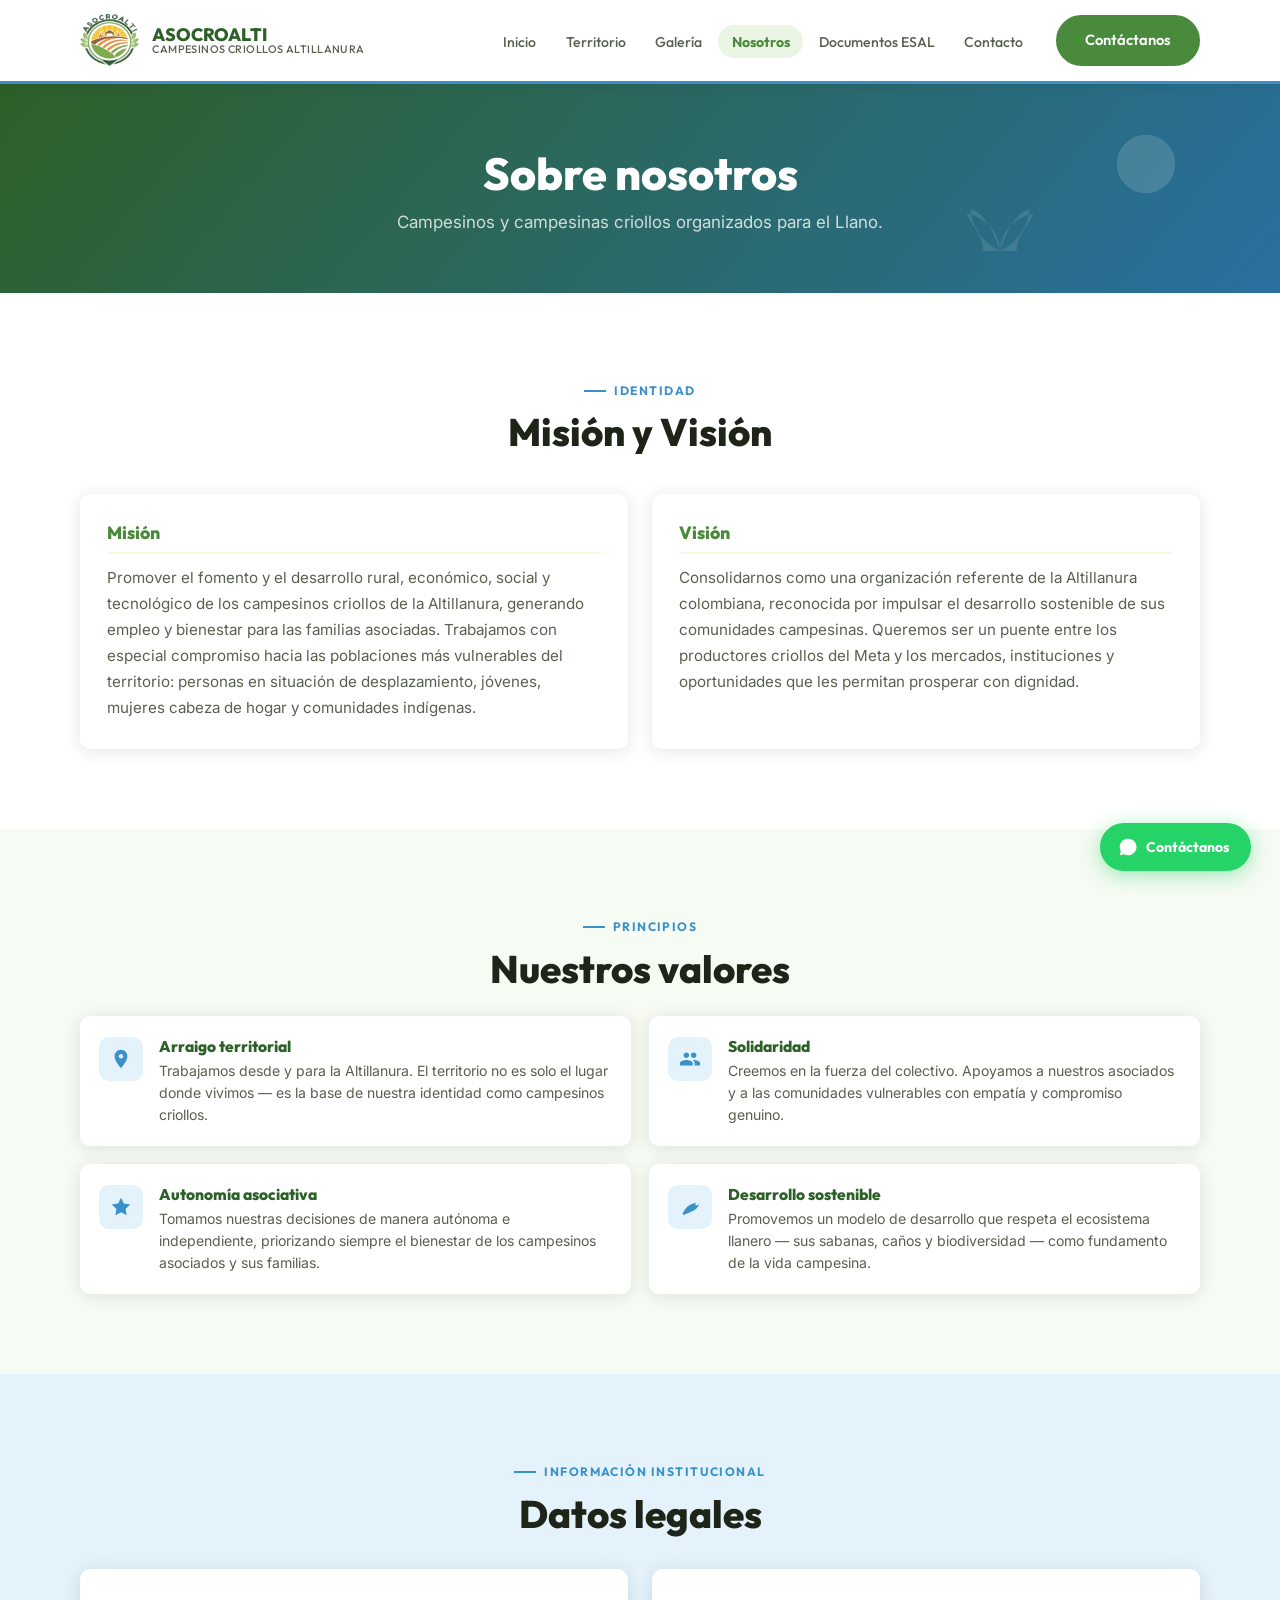
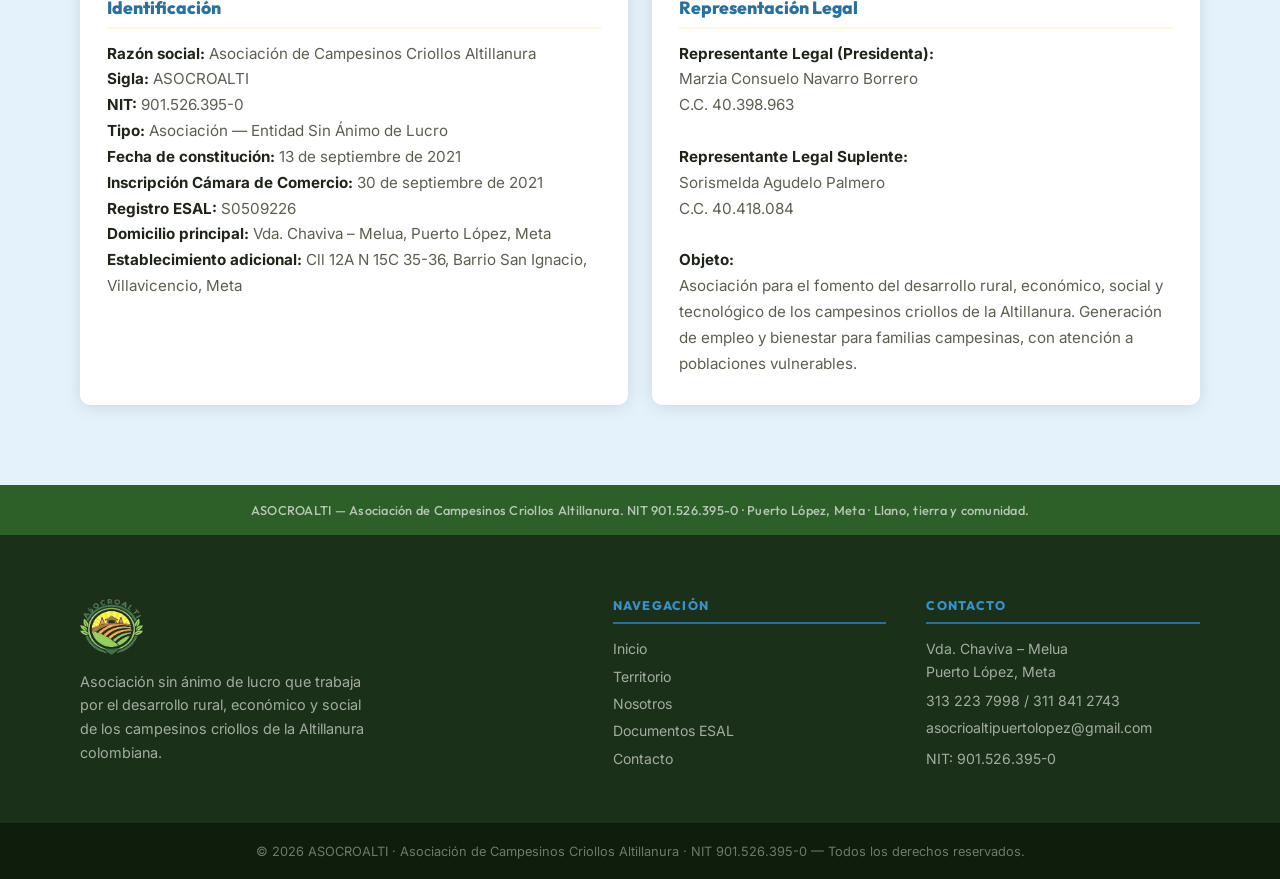
<file: nosotros.html>
<!DOCTYPE html>
<html lang="es">
<head>
  <meta charset="UTF-8">
  <meta name="viewport" content="width=device-width, initial-scale=1">
  <title>Nosotros - ASOCROALTI</title>
  <meta name="description" content="Misión, visión y valores de la Asociación de Campesinos Criollos Altillanura — ASOCROALTI. Puerto López, Meta.">
  <link rel="preconnect" href="https://fonts.googleapis.com">
  <link rel="preconnect" href="https://fonts.gstatic.com" crossorigin>
  <link href="https://fonts.googleapis.com/css2?family=Outfit:wght@400;500;600;700;800&family=Inter:wght@400;500;600;700&display=swap" rel="stylesheet">
  <link rel="stylesheet" href="styles.css">
</head>
<body>

<header class="site-header">
  <div class="wrap topbar">
    <a class="logo" href="index.html" aria-label="ASOCROALTI inicio">
      <img src="assets/img/logo-asocroalti.png" alt="ASOCROALTI">
      <div class="logo-name">ASOCROALTI
        <span>Campesinos Criollos Altillanura</span>
      </div>
    </a>
    <ul class="nav" id="nav">
      <li><a href="index.html">Inicio</a></li>
      <li><a href="index.html#territorio">Territorio</a></li>
      <li><a href="index.html#galeria">Galería</a></li>
      <li class="active"><a href="nosotros.html">Nosotros</a></li>
      <li><a href="documentos.html">Documentos ESAL</a></li>
      <li><a href="contacto.html">Contacto</a></li>
    </ul>
    <div class="head-actions">
      <a class="btn btn-green" href="contacto.html">Contáctanos</a>
      <button class="burger" id="burger" aria-label="Abrir menú">
        <span></span><span></span><span></span>
      </button>
    </div>
  </div>
</header>

<div class="page-head">
  <!-- Decoración: sol en esquina -->
  <span class="deco-icon" aria-hidden="true" style="top:5%;right:5%;width:140px;height:140px;opacity:.14;color:#fff">
    <svg viewBox="0 0 24 24" width="140" height="140" fill="currentColor"><circle cx="12" cy="12" r="5"/><path d="M12 1v2M12 21v2M4.22 4.22l1.42 1.42M18.36 18.36l1.42 1.42M1 12h2M21 12h2M4.22 19.78l1.42-1.42M18.36 5.64l1.42-1.42"/></svg>
  </span>
  <span class="deco-icon" aria-hidden="true" style="bottom:-8px;right:18%;width:100px;height:100px;opacity:.11;color:#fff">
    <svg viewBox="0 0 24 24" width="100" height="100" fill="currentColor"><path d="M12 22V12M12 12C12 8 15 4 20 3c-1 3-4 5-4 9M12 12C12 8 9 4 4 3c1 3 4 5 4 9M12 12C8 10 5 6 5 2c3 1 5 4 7 10M12 12c4-2 7-6 7-10-3 1-5 4-7 10"/></svg>
  </span>
  <div class="wrap">
    <h1>Sobre nosotros</h1>
    <p>Campesinos y campesinas criollos organizados para el Llano.</p>
  </div>
</div>

<!-- MISIÓN Y VISIÓN -->
<section class="section">
  <div class="wrap">
    <div class="reveal" style="text-align:center; margin-bottom:2.4rem">
      <p class="sec-label" style="justify-content:center">Identidad</p>
      <h2 class="sec-title">Misión y Visión</h2>
    </div>
    <div class="mv-grid reveal">
      <div class="mv-card">
        <h3>Misión</h3>
        <p>Promover el fomento y el desarrollo rural, económico, social y tecnológico de los campesinos criollos de la Altillanura, generando empleo y bienestar para las familias asociadas. Trabajamos con especial compromiso hacia las poblaciones más vulnerables del territorio: personas en situación de desplazamiento, jóvenes, mujeres cabeza de hogar y comunidades indígenas.</p>
      </div>
      <div class="mv-card">
        <h3>Visión</h3>
        <p>Consolidarnos como una organización referente de la Altillanura colombiana, reconocida por impulsar el desarrollo sostenible de sus comunidades campesinas. Queremos ser un puente entre los productores criollos del Meta y los mercados, instituciones y oportunidades que les permitan prosperar con dignidad.</p>
      </div>
    </div>
  </div>
</section>

<!-- VALORES -->
<section class="section section-cream">
  <div class="wrap">
    <div class="reveal" style="text-align:center; margin-bottom:.5rem">
      <p class="sec-label" style="justify-content:center">Principios</p>
      <h2 class="sec-title">Nuestros valores</h2>
    </div>
    <div class="values-grid reveal">
      <div class="value-card">
        <div class="value-icon">
          <svg viewBox="0 0 24 24" width="22" height="22"><path d="M12 2C8.13 2 5 5.13 5 9c0 5.25 7 13 7 13s7-7.75 7-13c0-3.87-3.13-7-7-7zm0 9.5c-1.38 0-2.5-1.12-2.5-2.5s1.12-2.5 2.5-2.5 2.5 1.12 2.5 2.5-1.12 2.5-2.5 2.5z"/></svg>
        </div>
        <div>
          <h4>Arraigo territorial</h4>
          <p>Trabajamos desde y para la Altillanura. El territorio no es solo el lugar donde vivimos — es la base de nuestra identidad como campesinos criollos.</p>
        </div>
      </div>
      <div class="value-card">
        <div class="value-icon">
          <svg viewBox="0 0 24 24" width="22" height="22"><path d="M16 11c1.66 0 2.99-1.34 2.99-3S17.66 5 16 5c-1.66 0-3 1.34-3 3s1.34 3 3 3zm-8 0c1.66 0 2.99-1.34 2.99-3S9.66 5 8 5C6.34 5 5 6.34 5 8s1.34 3 3 3zm0 2c-2.33 0-7 1.17-7 3.5V19h14v-2.5c0-2.33-4.67-3.5-7-3.5zm8 0c-.29 0-.62.02-.97.05 1.16.84 1.97 1.97 1.97 3.45V19h6v-2.5c0-2.33-4.67-3.5-7-3.5z"/></svg>
        </div>
        <div>
          <h4>Solidaridad</h4>
          <p>Creemos en la fuerza del colectivo. Apoyamos a nuestros asociados y a las comunidades vulnerables con empatía y compromiso genuino.</p>
        </div>
      </div>
      <div class="value-card">
        <div class="value-icon">
          <svg viewBox="0 0 24 24" width="22" height="22"><path d="M12 2L15.09 8.26L22 9.27L17 14.14L18.18 21.02L12 17.77L5.82 21.02L7 14.14L2 9.27L8.91 8.26L12 2z"/></svg>
        </div>
        <div>
          <h4>Autonomía asociativa</h4>
          <p>Tomamos nuestras decisiones de manera autónoma e independiente, priorizando siempre el bienestar de los campesinos asociados y sus familias.</p>
        </div>
      </div>
      <div class="value-card">
        <div class="value-icon">
          <svg viewBox="0 0 24 24" width="22" height="22"><path d="M17 8C8 10 5.9 16.17 3.82 19.32L5.71 21l1-1C10 18 19 17 22 9c-1.54 1.27-2.58 1.5-4 1C18 7 18.5 6.22 17 8z"/></svg>
        </div>
        <div>
          <h4>Desarrollo sostenible</h4>
          <p>Promovemos un modelo de desarrollo que respeta el ecosistema llanero — sus sabanas, caños y biodiversidad — como fundamento de la vida campesina.</p>
        </div>
      </div>
    </div>
  </div>
</section>

<!-- DATOS LEGALES -->
<section class="section section-legal" style="background:var(--sky-light)">
  <div class="wrap">
    <div class="reveal" style="text-align:center; margin-bottom:2rem">
      <p class="sec-label" style="justify-content:center">Información institucional</p>
      <h2 class="sec-title">Datos legales</h2>
    </div>
    <div class="mv-grid reveal">
      <div class="mv-card">
        <h3>Identificación</h3>
        <p><strong>Razón social:</strong> Asociación de Campesinos Criollos Altillanura<br>
        <strong>Sigla:</strong> ASOCROALTI<br>
        <strong>NIT:</strong> 901.526.395-0<br>
        <strong>Tipo:</strong> Asociación — Entidad Sin Ánimo de Lucro<br>
        <strong>Fecha de constitución:</strong> 13 de septiembre de 2021<br>
        <strong>Inscripción Cámara de Comercio:</strong> 30 de septiembre de 2021<br>
        <strong>Registro ESAL:</strong> S0509226<br>
        <strong>Domicilio principal:</strong> Vda. Chaviva – Melua, Puerto López, Meta<br>
        <strong>Establecimiento adicional:</strong> Cll 12A N 15C 35-36, Barrio San Ignacio, Villavicencio, Meta</p>
      </div>
      <div class="mv-card">
        <h3>Representación Legal</h3>
        <p><strong>Representante Legal (Presidenta):</strong><br>
        Marzia Consuelo Navarro Borrero<br>
        C.C. 40.398.963<br><br>
        <strong>Representante Legal Suplente:</strong><br>
        Sorismelda Agudelo Palmero<br>
        C.C. 40.418.084<br><br>
        <strong>Objeto:</strong><br>
        Asociación para el fomento del desarrollo rural, económico, social y tecnológico de los campesinos criollos de la Altillanura. Generación de empleo y bienestar para familias campesinas, con atención a poblaciones vulnerables.</p>
      </div>
    </div>
  </div>
</section>

<div class="objeto-strip">
  <div class="wrap">
    <p>ASOCROALTI — Asociación de Campesinos Criollos Altillanura. NIT 901.526.395-0 · Puerto López, Meta · Llano, tierra y comunidad.</p>
  </div>
</div>

<footer class="site-footer">
  <div class="foot-top">
    <div class="wrap">
      <div class="foot-grid">
        <div class="foot-brand">
          <img src="assets/img/logo-asocroalti.png" alt="ASOCROALTI">
          <p>Asociación sin ánimo de lucro que trabaja por el desarrollo rural, económico y social de los campesinos criollos de la Altillanura colombiana.</p>
        </div>
        <div class="foot-col">
          <h4>Navegación</h4>
          <a href="index.html">Inicio</a>
          <a href="index.html#territorio">Territorio</a>
          <a href="nosotros.html">Nosotros</a>
          <a href="documentos.html">Documentos ESAL</a>
          <a href="contacto.html">Contacto</a>
        </div>
        <div class="foot-col">
          <h4>Contacto</h4>
          <p>Vda. Chaviva – Melua<br>Puerto López, Meta</p>
          <p style="margin-top:.4rem"><a href="tel:+573132237998" style="display:inline">313 223 7998</a> / <a href="tel:+573118412743" style="display:inline">311 841 2743</a></p>
          <a href="mailto:asocrioaltipuertolopez@gmail.com" style="margin-top:.3rem">asocrioaltipuertolopez@gmail.com</a>
          <p style="margin-top:.5rem">NIT: 901.526.395-0</p>
        </div>
      </div>
    </div>
  </div>
  <div class="foot-bottom">
    <div class="wrap">
      © <span id="year"></span> ASOCROALTI · Asociación de Campesinos Criollos Altillanura · NIT 901.526.395-0 — Todos los derechos reservados.
    </div>
  </div>
</footer>

<a class="float-wa" href="https://api.whatsapp.com/send?phone=573132237998&text=Hola%20ASOCROALTI" target="_blank" rel="noopener">
  <svg viewBox="0 0 24 24"><path d="M12 2a10 10 0 0 0-8.6 15l-1.3 4.9 5-1.3A10 10 0 1 0 12 2z"/></svg>
  Contáctanos
</a>

<script src="main.js"></script>
</body>
</html>
</file>
<file: styles.css>
/* ============================================================
   ASOCROALTI — Styles
   Asociación de Campesinos Criollos Altillanura
   Paleta: verde llanero + dorado + celeste cielo
   Fuentes: Outfit (headings) + Inter (body)
   ============================================================ */

/* ── RESET / BASE ── */
*, *::before, *::after { box-sizing: border-box; margin: 0; padding: 0; }

:root {
  --green:       #4a8a3c;   /* verde del logo */
  --green-dark:  #2d6028;
  --green-light: #eaf5e4;
  --gold:        #e8b82a;   /* dorado del logo */
  --gold-dark:   #c49018;
  --gold-light:  #fef8d8;
  --sky:         #3a90c8;   /* cielo llanero */
  --sky-dark:    #2870a0;
  --sky-light:   #e4f2fb;
  --olive:       #78a54b;   /* verde oliva del logo */
  --earth:       #2d2000;
  --ink:         #1e2418;
  --gray:        #5a6050;
  --line:        #d0ddc8;
  --cream:       #f6fbf4;
  --shadow:      0 2px 18px rgba(0,0,0,.11);
  --shadow-lg:   0 6px 36px rgba(0,0,0,.16);
  --head: "Outfit", system-ui, sans-serif;
  --body: "Inter", system-ui, sans-serif;
  --radius: 10px;
  --wrap: 1200px;
}

html { scroll-behavior: smooth; }
body {
  font-family: var(--body);
  font-size: 1rem;
  line-height: 1.65;
  color: var(--ink);
  background: #fff;
}

img { display: block; max-width: 100%; height: auto; }
a { color: inherit; text-decoration: none; }
ul { list-style: none; }

.wrap {
  max-width: var(--wrap);
  margin-inline: auto;
  padding-inline: clamp(1.2rem, 4vw, 2.5rem);
}

/* ── TYPOGRAPHY ── */
h1, h2, h3, h4, h5 {
  font-family: var(--head);
  line-height: 1.18;
  font-weight: 700;
}

/* ── BUTTONS ── */
.btn {
  display: inline-flex;
  align-items: center;
  gap: .5rem;
  font-family: var(--head);
  font-size: .92rem;
  font-weight: 600;
  padding: .72rem 1.7rem;
  border-radius: 100px;   /* pill — distinto a ASOJEDC (squared) */
  border: 2px solid transparent;
  cursor: pointer;
  transition: transform .15s, box-shadow .15s, background .2s;
  white-space: nowrap;
}
.btn:hover { transform: translateY(-2px); box-shadow: 0 6px 18px rgba(0,0,0,.18); }
.btn-green  { background: var(--green); color: #fff; border-color: var(--green); }
.btn-green:hover { background: var(--green-dark); border-color: var(--green-dark); }
.btn-gold   { background: var(--gold); color: var(--earth); border-color: var(--gold); }
.btn-gold:hover { background: var(--gold-dark); border-color: var(--gold-dark); }
.btn-outline { background: transparent; color: #fff; border-color: rgba(255,255,255,.7); }
.btn-outline:hover { background: rgba(255,255,255,.12); }

/* ── HEADER ── */
.site-header {
  position: sticky;
  top: 0;
  z-index: 100;
  background: #fff;
  border-bottom: 3px solid var(--sky); /* celeste — distinto al dorado de ASOJEDC */
  box-shadow: 0 2px 12px rgba(0,0,0,.08);
}
.topbar {
  display: flex;
  align-items: center;
  gap: 1.2rem;
  padding-block: .9rem;
}
.logo {
  display: flex;
  align-items: center;
  gap: .85rem;
  flex-shrink: 0;
}
.logo img {
  height: 52px;
  width: auto;
}
.logo-name {
  font-family: var(--head);
  font-size: 1.12rem;
  font-weight: 800;
  color: var(--green-dark);  /* verde oscuro */
  letter-spacing: -.01em;
  line-height: 1.1;
}
.logo-name span {
  display: block;
  font-size: .68rem;
  font-weight: 500;
  color: var(--gray);
  letter-spacing: .04em;
  text-transform: uppercase;
}
.nav {
  display: flex;
  gap: .2rem;
  margin-left: auto;
}
.nav a {
  font-family: var(--head);
  font-size: .88rem;
  font-weight: 500;
  padding: .48rem .82rem;
  border-radius: 100px;
  transition: background .15s, color .15s;
  color: var(--gray);
}
.nav a:hover { background: var(--green-light); color: var(--green-dark); }
.nav li.active a { background: var(--green-light); color: var(--green); font-weight: 700; }
.head-actions {
  display: flex;
  align-items: center;
  gap: .7rem;
  flex-shrink: 0;
}
.burger {
  display: none;
  flex-direction: column;
  gap: 5px;
  background: none;
  border: none;
  cursor: pointer;
  padding: .4rem;
}
.burger span {
  display: block;
  width: 24px;
  height: 2px;
  background: var(--ink);
  border-radius: 2px;
  transition: all .25s;
}

/* ── HERO — ilustración IZQ + texto DER (inverso a CORFUTURO) ── */
.hero {
  display: grid;
  grid-template-columns: 1fr 1fr;
  min-height: 88vh;
}
.hero-illustration {
  position: relative;
  overflow: hidden;
  background: #4a9ed4; /* fallback cielo */
  min-height: 400px;
}
.hero-illustration svg {
  position: absolute;
  inset: 0;
  width: 100%;
  height: 100%;
  display: block;
}
.hero-text {
  background: var(--green);
  color: #fff;
  display: flex;
  flex-direction: column;
  justify-content: center;
  padding: clamp(2.5rem, 6vw, 5rem) clamp(2rem, 5vw, 4.5rem);
  position: relative;
  overflow: hidden;
}
.hero-eyebrow {
  display: inline-flex;
  align-items: center;
  gap: .5rem;
  font-family: var(--head);
  font-size: .78rem;
  font-weight: 700;
  letter-spacing: .12em;
  text-transform: uppercase;
  color: var(--gold);
  margin-bottom: 1.1rem;
}
.hero-eyebrow::before {
  content: '';
  display: block;
  width: 28px;
  height: 2px;
  background: var(--gold);
}
.hero-text h1 {
  font-size: clamp(2rem, 3.8vw, 3.2rem);
  font-weight: 800;
  line-height: 1.1;
  color: #fff;
  margin-bottom: 1.2rem;
}
.hero-text h1 em {
  font-style: normal;
  color: var(--gold);
}
.hero-text p {
  font-size: clamp(.97rem, 1.5vw, 1.1rem);
  color: rgba(255,255,255,.85);
  max-width: 440px;
  margin-bottom: 2rem;
  line-height: 1.7;
}
.hero-badges {
  display: flex;
  gap: .8rem;
  flex-wrap: wrap;
}
.hero-badge {
  background: rgba(255,255,255,.12);
  border: 1px solid rgba(255,255,255,.25);
  border-radius: 100px;
  padding: .38rem 1rem;
  font-family: var(--head);
  font-size: .78rem;
  font-weight: 600;
  color: rgba(255,255,255,.9);
}

/* ── SECTION BASE ── */
.section { padding: 5rem 0; }
.section-cream { background: var(--cream); }
.section-gold  { background: var(--gold-light); }
.section-sky   { background: var(--sky-light); }
.section-green {
  background: var(--green-dark);
  color: #fff;
}

.sec-label {
  display: inline-flex;
  align-items: center;
  gap: .5rem;
  font-family: var(--head);
  font-size: .76rem;
  font-weight: 700;
  letter-spacing: .12em;
  text-transform: uppercase;
  color: var(--sky);
  margin-bottom: .6rem;
}
.sec-label::before {
  content: '';
  display: block;
  width: 22px;
  height: 2px;
  background: var(--sky);
}
.sec-title {
  font-family: var(--head);
  font-size: clamp(1.6rem, 3vw, 2.4rem);
  font-weight: 800;
  color: var(--ink);
  margin-bottom: .4rem;
}
.section-green .sec-title { color: #fff; }
.section-green .sec-label { color: var(--gold); }
.section-green .sec-label::before { background: var(--gold); }

/* ── QUIÉNES SOMOS (índice) ── */
.about-split {
  display: grid;
  grid-template-columns: 1fr 1fr;
  gap: 4rem;
  align-items: center;
}
.about-visual {
  position: relative;
  border-radius: var(--radius);
  overflow: hidden;
  background: var(--green-light);
  min-height: 340px;
  display: flex;
  align-items: center;
  justify-content: center;
}
.about-visual-inner {
  width: 100%;
  height: 100%;
  position: relative;
}
.about-text p {
  color: var(--gray);
  margin-bottom: 1.5rem;
  font-size: 1.04rem;
  line-height: 1.75;
}
.about-datos {
  display: grid;
  grid-template-columns: 1fr 1fr;
  gap: .8rem;
  margin-top: 1.6rem;
}
.about-dato {
  background: var(--cream);
  border: 1px solid var(--line);
  border-left: 4px solid var(--sky);
  border-radius: var(--radius);
  padding: .9rem 1rem;
}
.about-dato strong {
  display: block;
  font-family: var(--head);
  font-size: .72rem;
  font-weight: 700;
  text-transform: uppercase;
  letter-spacing: .08em;
  color: var(--sky-dark);
  margin-bottom: .25rem;
}
.about-dato span {
  font-size: .94rem;
  color: var(--ink);
  font-weight: 600;
}

/* ── TERRITORIO ── */
.territorio-wrap {
  display: grid;
  grid-template-columns: 1fr 1fr;
  gap: 3.5rem;
  align-items: center;
}
.territorio-text p {
  color: rgba(255,255,255,.85);
  font-size: 1.04rem;
  line-height: 1.75;
  margin-bottom: 1.2rem;
}
.territorio-tags {
  display: flex;
  gap: .7rem;
  flex-wrap: wrap;
  margin-top: 1.5rem;
}
.territorio-tag {
  background: rgba(255,255,255,.12);
  border: 1px solid rgba(255,255,255,.22);
  border-radius: 100px;
  padding: .4rem 1rem;
  font-family: var(--head);
  font-size: .8rem;
  font-weight: 600;
  color: rgba(255,255,255,.9);
}
.territorio-cards {
  display: grid;
  grid-template-columns: 1fr 1fr;
  gap: 1rem;
}
.territorio-card {
  background: rgba(255,255,255,.1);
  border: 1px solid rgba(255,255,255,.18);
  border-radius: var(--radius);
  padding: 1.3rem 1.2rem;
  transition: background .2s;
}
.territorio-card:hover { background: rgba(255,255,255,.16); }
.territorio-card-icon {
  width: 44px; height: 44px;
  background: rgba(232,184,42,.2);
  border-radius: 8px;
  display: flex;
  align-items: center;
  justify-content: center;
  margin-bottom: .8rem;
  flex-shrink: 0;
}
.territorio-card-icon svg { fill: var(--gold); }
.territorio-card h4 {
  font-family: var(--head);
  font-size: 1rem;
  font-weight: 700;
  color: #fff;
  margin-bottom: .35rem;
}
.territorio-card p {
  font-size: .86rem;
  color: rgba(255,255,255,.75);
  line-height: 1.55;
  margin-bottom: 0;
}

/* ── LÍNEAS DE ACCIÓN ── */
.lineas-grid {
  display: grid;
  grid-template-columns: 1fr 1fr;
  gap: 1.8rem;
  margin-top: 2.5rem;
}
.linea-card {
  border-top: 4px solid var(--gold);
  border-radius: var(--radius);
  background: #fff;
  box-shadow: var(--shadow);
  padding: 2rem 1.8rem;
  transition: transform .2s, box-shadow .2s;
}
.linea-card:hover { transform: translateY(-4px); box-shadow: var(--shadow-lg); }
.linea-card-icon {
  width: 52px; height: 52px;
  background: var(--green-light);
  border-radius: 12px;
  display: flex;
  align-items: center;
  justify-content: center;
  margin-bottom: 1.1rem;
}
.linea-card-icon svg { fill: var(--green); }
.linea-card h3 {
  font-family: var(--head);
  font-size: 1.18rem;
  font-weight: 800;
  color: var(--green-dark);
  margin-bottom: .55rem;
}
.linea-card p { color: var(--gray); font-size: .95rem; line-height: 1.65; }

/* ── GALERÍA ── */
.gallery-grid {
  display: grid;
  grid-template-columns: 1fr 1fr;
  gap: 1.2rem;
  margin-top: 2.5rem;
}
.gal-item {
  aspect-ratio: 4/3;
  border-radius: var(--radius);
  overflow: hidden;
  position: relative;
}
.gal-item .gal-overlay {
  position: absolute;
  inset: 0;
  display: flex;
  align-items: flex-end;
  padding: 1.2rem;
  background: linear-gradient(to top, rgba(0,0,0,.55) 0%, transparent 55%);
  opacity: 0;
  transition: opacity .25s;
}
.gal-item:hover .gal-overlay { opacity: 1; }
.gal-overlay span {
  font-family: var(--head);
  font-size: .82rem;
  font-weight: 700;
  color: #fff;
  letter-spacing: .04em;
  text-transform: uppercase;
}
.gal-1 { background: linear-gradient(135deg, #3a7a2e 0%, #5aaa48 100%); }
.gal-2 { background: linear-gradient(135deg, #2870a0 0%, #3a90c8 100%); }
.gal-3 { background: linear-gradient(135deg, #c49018 0%, #e8b82a 100%); }
.gal-4 { background: linear-gradient(135deg, #4a7a38 0%, #78a54b 100%); }
.gal-placeholder {
  display: flex;
  align-items: center;
  justify-content: center;
  height: 100%;
}
.gal-placeholder svg { fill: rgba(255,255,255,.35); }

/* ── CTA ── */
.cta-band {
  background: linear-gradient(130deg, var(--sky-dark) 0%, var(--green-dark) 100%);
  padding: 5rem 0;
  text-align: center;
  position: relative;
  overflow: hidden;
}
.cta-band h2 {
  font-family: var(--head);
  font-size: clamp(1.7rem, 3vw, 2.6rem);
  font-weight: 800;
  color: #fff;
  margin-bottom: .8rem;
}
.cta-band p {
  font-size: 1.06rem;
  color: rgba(255,255,255,.82);
  max-width: 560px;
  margin: 0 auto 2rem;
  line-height: 1.65;
}
.cta-actions {
  display: flex;
  gap: 1rem;
  justify-content: center;
  flex-wrap: wrap;
}

/* ── OBJETO STRIP ── */
.objeto-strip {
  background: var(--green-dark);
  padding: .9rem 0;
}
.objeto-strip p {
  font-family: var(--head);
  font-size: .8rem;
  font-weight: 500;
  color: rgba(255,255,255,.65);
  text-align: center;
  letter-spacing: .02em;
}

/* ── FOOTER ── */
.site-footer {}
.foot-top {
  background: #1a3018; /* verde bosque oscuro — distinto al #1a2e1c de ASOJEDC */
  padding: 4rem 0 3rem;
}
.foot-grid {
  display: grid;
  grid-template-columns: 1.8fr 1fr 1fr;
  gap: 2.5rem;
}
.foot-brand img {
  height: 56px;
  width: auto;
  margin-bottom: .9rem;
  filter: brightness(1.2);
}
.foot-brand p {
  font-size: .9rem;
  color: rgba(255,255,255,.6);
  line-height: 1.65;
  max-width: 300px;
}
.foot-col h4 {
  font-family: var(--head);
  font-size: .78rem;
  font-weight: 800;
  letter-spacing: .1em;
  text-transform: uppercase;
  color: var(--sky); /* celeste en footer — diferencia clave */
  margin-bottom: .9rem;
  padding-bottom: .5rem;
  border-bottom: 2px solid var(--sky-dark);
}
.foot-col a, .foot-col p {
  display: block;
  font-size: .88rem;
  color: rgba(255,255,255,.6);
  line-height: 1.6;
  transition: color .15s;
  margin-bottom: .3rem;
}
.foot-col a:hover { color: var(--gold); }
.foot-bottom {
  background: #0f1e0c;
  padding: 1.1rem 0;
  font-size: .8rem;
  color: rgba(255,255,255,.4);
  text-align: center;
}

/* ── FLOATING WA ── */
.float-wa {
  position: fixed;
  bottom: 1.8rem;
  right: 1.8rem;
  background: #25d366;
  color: #fff;
  padding: .78rem 1.4rem .78rem 1.1rem;
  border-radius: 100px; /* pill — distinto a ASOJEDC */
  font-family: var(--head);
  font-size: .88rem;
  font-weight: 700;
  display: flex;
  align-items: center;
  gap: .5rem;
  box-shadow: 0 4px 20px rgba(37,211,102,.45);
  z-index: 200;
  transition: transform .15s, box-shadow .15s;
}
.float-wa:hover { transform: translateY(-3px); box-shadow: 0 8px 28px rgba(37,211,102,.55); }
.float-wa svg { fill: #fff; width: 20px; height: 20px; flex-shrink: 0; }

/* ── PAGE HEAD (páginas internas) ── */
.page-head {
  background: linear-gradient(130deg, var(--green-dark) 0%, var(--sky-dark) 100%);
  padding: 4rem 0 3.5rem;
  text-align: center;
  position: relative;
  overflow: hidden;
}
.page-head h1 {
  font-family: var(--head);
  font-size: clamp(1.8rem, 3.5vw, 2.8rem);
  font-weight: 800;
  color: #fff;
  margin-bottom: .5rem;
}
.page-head p {
  font-size: 1.06rem;
  color: rgba(255,255,255,.78);
  max-width: 540px;
  margin-inline: auto;
}

/* ── DOCS ── */
.docs-wrap {
  background: var(--sky-light);
  padding: 3.5rem 0;
}
.year-block {
  background: #fff;
  border-radius: var(--radius);
  box-shadow: var(--shadow);
  padding: 1.8rem 2rem;
  margin-bottom: 1.4rem;
}
.year-title {
  font-family: var(--head);
  font-size: 1.15rem;
  font-weight: 800;
  color: var(--green-dark);
  border-bottom: 3px solid var(--gold);
  padding-bottom: .6rem;
  margin-bottom: 1.2rem;
}
.doc-grid {
  display: grid;
  grid-template-columns: repeat(auto-fill, minmax(280px, 1fr));
  gap: .8rem;
}
.doc {
  display: flex;
  align-items: center;
  gap: .85rem;
  background: var(--green-light);
  border-radius: 8px;
  padding: .85rem 1rem;
  transition: background .15s, transform .15s;
  font-size: .9rem;
  color: var(--green-dark);
  font-weight: 600;
}
.doc:hover { background: var(--line); transform: translateX(4px); }
.doc svg { fill: var(--green); flex-shrink: 0; }
.esal-pending {
  display: flex;
  align-items: center;
  gap: 1rem;
  background: var(--sky-light);
  border: 1.5px dashed #90bce0;
  border-radius: 8px;
  padding: 1rem 1.2rem;
  color: var(--sky-dark);
}
.esal-pending svg { stroke: var(--sky); flex-shrink: 0; }
.esal-pending p { font-size: .91rem; line-height: 1.5; }

/* ── CONTACTO ── */
.contact-grid {
  display: grid;
  grid-template-columns: 1fr 1fr;
  gap: 3.5rem;
  align-items: start;
}
.contact-info { display: flex; flex-direction: column; gap: 1.2rem; }
.contact-item {
  display: flex;
  align-items: flex-start;
  gap: 1rem;
}
.contact-icon {
  width: 44px; height: 44px;
  background: var(--sky-light);
  border-radius: 10px;
  display: flex;
  align-items: center;
  justify-content: center;
  flex-shrink: 0;
}
.contact-icon svg { fill: var(--sky); width: 22px; height: 22px; }
.contact-item h4 {
  font-family: var(--head);
  font-size: .82rem;
  font-weight: 700;
  text-transform: uppercase;
  letter-spacing: .07em;
  color: var(--sky-dark);
  margin-bottom: .25rem;
}
.contact-item p, .contact-item a { font-size: .95rem; color: var(--gray); }
.contact-item a { color: var(--sky-dark); font-weight: 600; }
.contact-item a:hover { color: var(--sky); }
.contact-form {
  background: #fff;
  border-radius: var(--radius);
  box-shadow: var(--shadow);
  padding: 2rem 1.8rem;
}
.contact-form h3 {
  font-family: var(--head);
  font-size: 1.2rem;
  font-weight: 800;
  color: var(--green-dark);
  margin-bottom: 1.3rem;
}
.form-group { margin-bottom: 1.1rem; }
.form-group label {
  display: block;
  font-family: var(--head);
  font-size: .8rem;
  font-weight: 700;
  letter-spacing: .06em;
  text-transform: uppercase;
  color: var(--gray);
  margin-bottom: .35rem;
}
.form-group input,
.form-group select,
.form-group textarea {
  width: 100%;
  padding: .7rem .95rem;
  border: 1.5px solid var(--line);
  border-radius: 8px;
  font-family: var(--body);
  font-size: .94rem;
  color: var(--ink);
  transition: border-color .15s, box-shadow .15s;
  background: #fff;
}
.form-group input:focus,
.form-group select:focus,
.form-group textarea:focus {
  outline: none;
  border-color: var(--sky);
  box-shadow: 0 0 0 3px rgba(58,144,200,.15);
}
.form-group textarea { resize: vertical; min-height: 110px; }

/* ── NOSOTROS ── */
.mv-grid {
  display: grid;
  grid-template-columns: 1fr 1fr;
  gap: 1.5rem;
  margin-top: 1.5rem;
}
.mv-card {
  background: #fff;
  border-radius: var(--radius);
  box-shadow: var(--shadow);
  padding: 1.8rem 1.7rem;
}
.mv-card h3 {
  font-family: var(--head);
  font-size: 1.1rem;
  font-weight: 800;
  color: var(--green);
  margin-bottom: .7rem;
  padding-bottom: .55rem;
  border-bottom: 2px solid var(--gold-light);
}
.mv-card p { font-size: .95rem; color: var(--gray); line-height: 1.7; }
.mv-card strong { color: var(--ink); }

.values-grid {
  display: grid;
  grid-template-columns: 1fr 1fr;
  gap: 1.1rem;
  margin-top: 1.5rem;
}
.value-card {
  display: flex;
  align-items: flex-start;
  gap: 1rem;
  background: #fff;
  border-radius: var(--radius);
  box-shadow: var(--shadow);
  padding: 1.3rem 1.2rem;
  transition: transform .2s;
}
.value-card:hover { transform: translateY(-3px); }
.value-icon {
  width: 44px; height: 44px;
  background: var(--sky-light);
  border-radius: 10px;
  display: flex;
  align-items: center;
  justify-content: center;
  flex-shrink: 0;
}
.value-icon svg { fill: var(--sky); width: 22px; height: 22px; }
.value-card h4 {
  font-family: var(--head);
  font-size: .97rem;
  font-weight: 800;
  color: var(--green-dark);
  margin-bottom: .3rem;
}
.value-card p { font-size: .88rem; color: var(--gray); line-height: 1.55; }

.section-legal .mv-card h3 { color: var(--sky-dark); }

/* ── DECO ICONS ── */
.deco-icon {
  position: absolute;
  pointer-events: none;
  user-select: none;
  line-height: 0;
}

/* ── REVEAL ANIMATION ── */
.reveal { opacity: 0; transform: translateY(28px); transition: opacity .6s ease, transform .6s ease; }
.reveal.in { opacity: 1; transform: none; }

/* ── RESPONSIVE ── */
@media (max-width: 960px) {
  .hero { grid-template-columns: 1fr; }
  .hero-illustration { min-height: 300px; max-height: 360px; }
  .about-split,
  .territorio-wrap,
  .contact-grid { grid-template-columns: 1fr; }
  .territorio-cards { grid-template-columns: 1fr 1fr; }
  .foot-grid { grid-template-columns: 1fr 1fr; }
  .foot-brand { grid-column: span 2; }
}
@media (max-width: 700px) {
  .nav { display: none; flex-direction: column; position: absolute; top: 100%; left: 0; right: 0; background: #fff; box-shadow: var(--shadow); padding: 1rem; z-index: 200; }
  .nav.open { display: flex; }
  .nav a { border-radius: 8px; padding: .6rem 1rem; }
  .burger { display: flex; }
  .head-actions .btn:not(.btn-green) { display: none; }
  .hero-text h1 { font-size: 1.7rem; }
  .about-split,
  .territorio-wrap,
  .lineas-grid,
  .gallery-grid,
  .mv-grid,
  .values-grid,
  .contact-grid,
  .territorio-cards { grid-template-columns: 1fr; }
  .foot-grid { grid-template-columns: 1fr; }
  .foot-brand { grid-column: span 1; }
  .about-datos { grid-template-columns: 1fr; }
}
</file>
